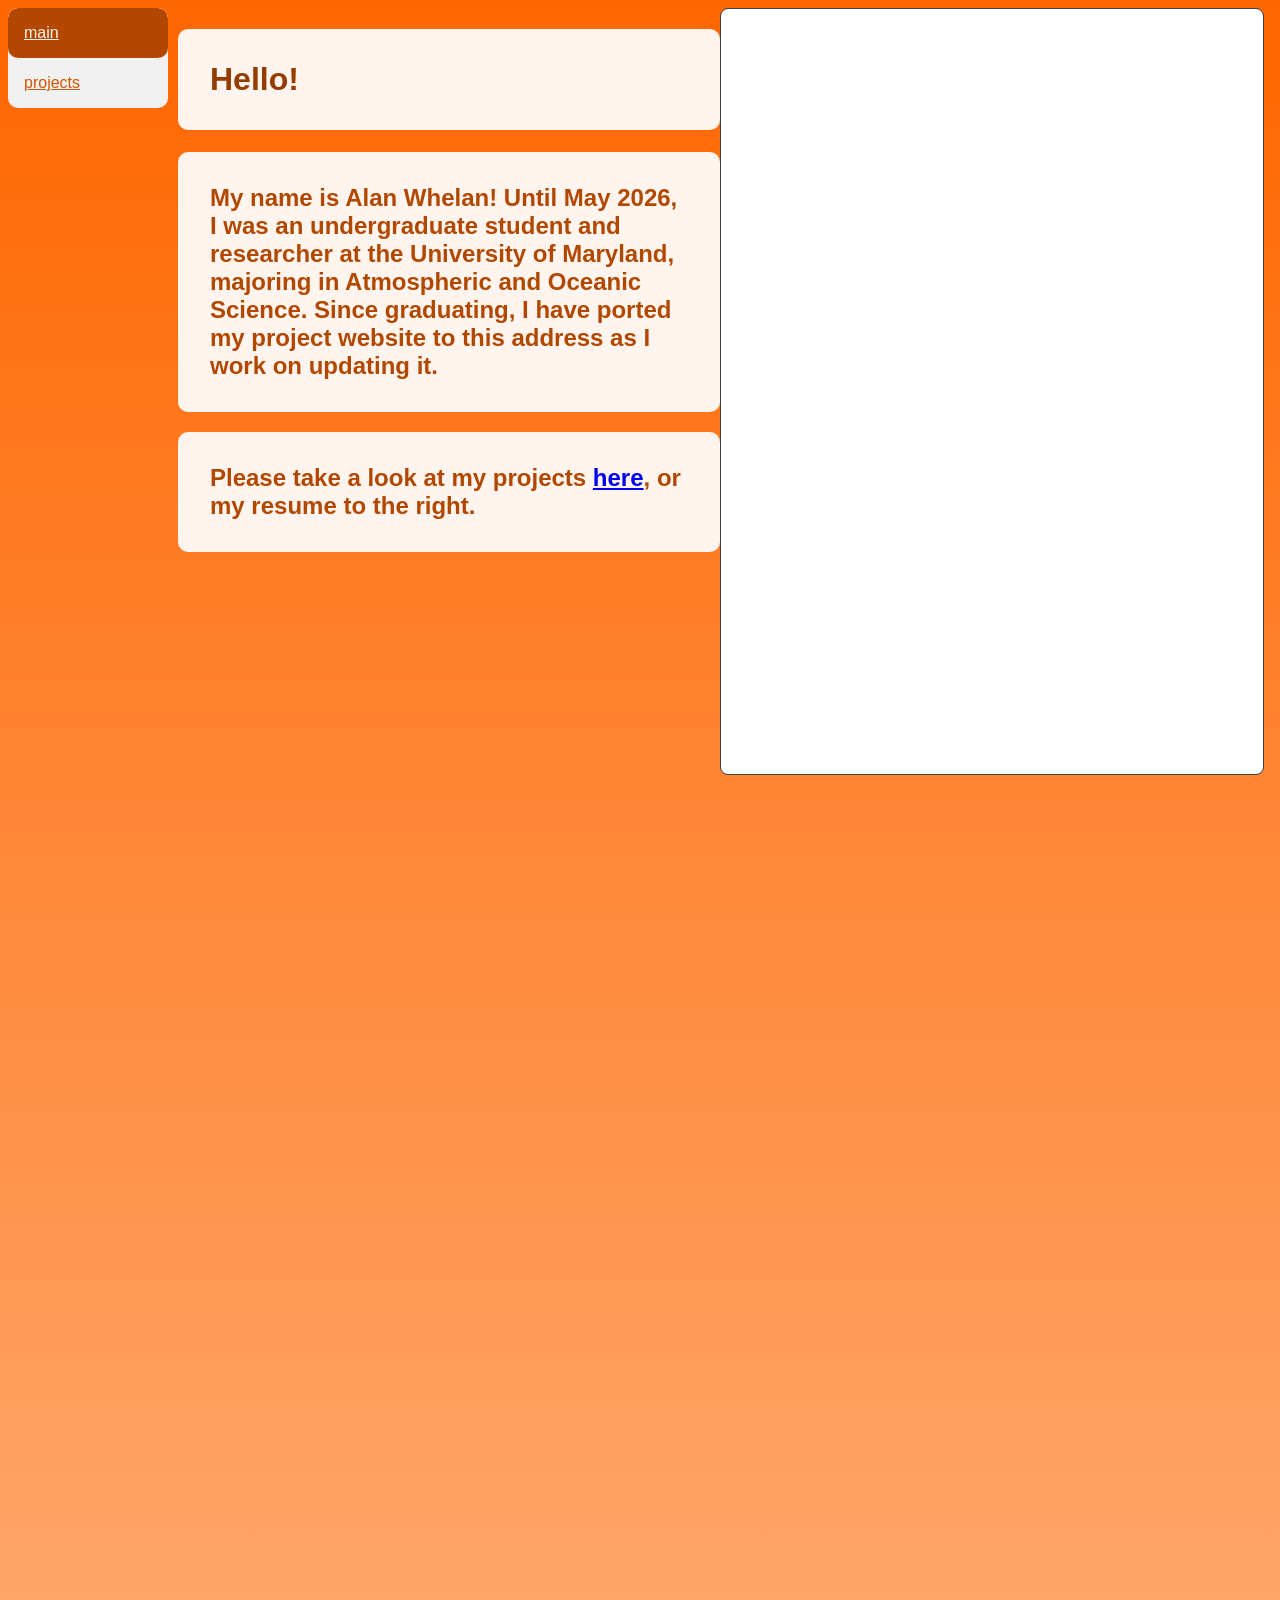
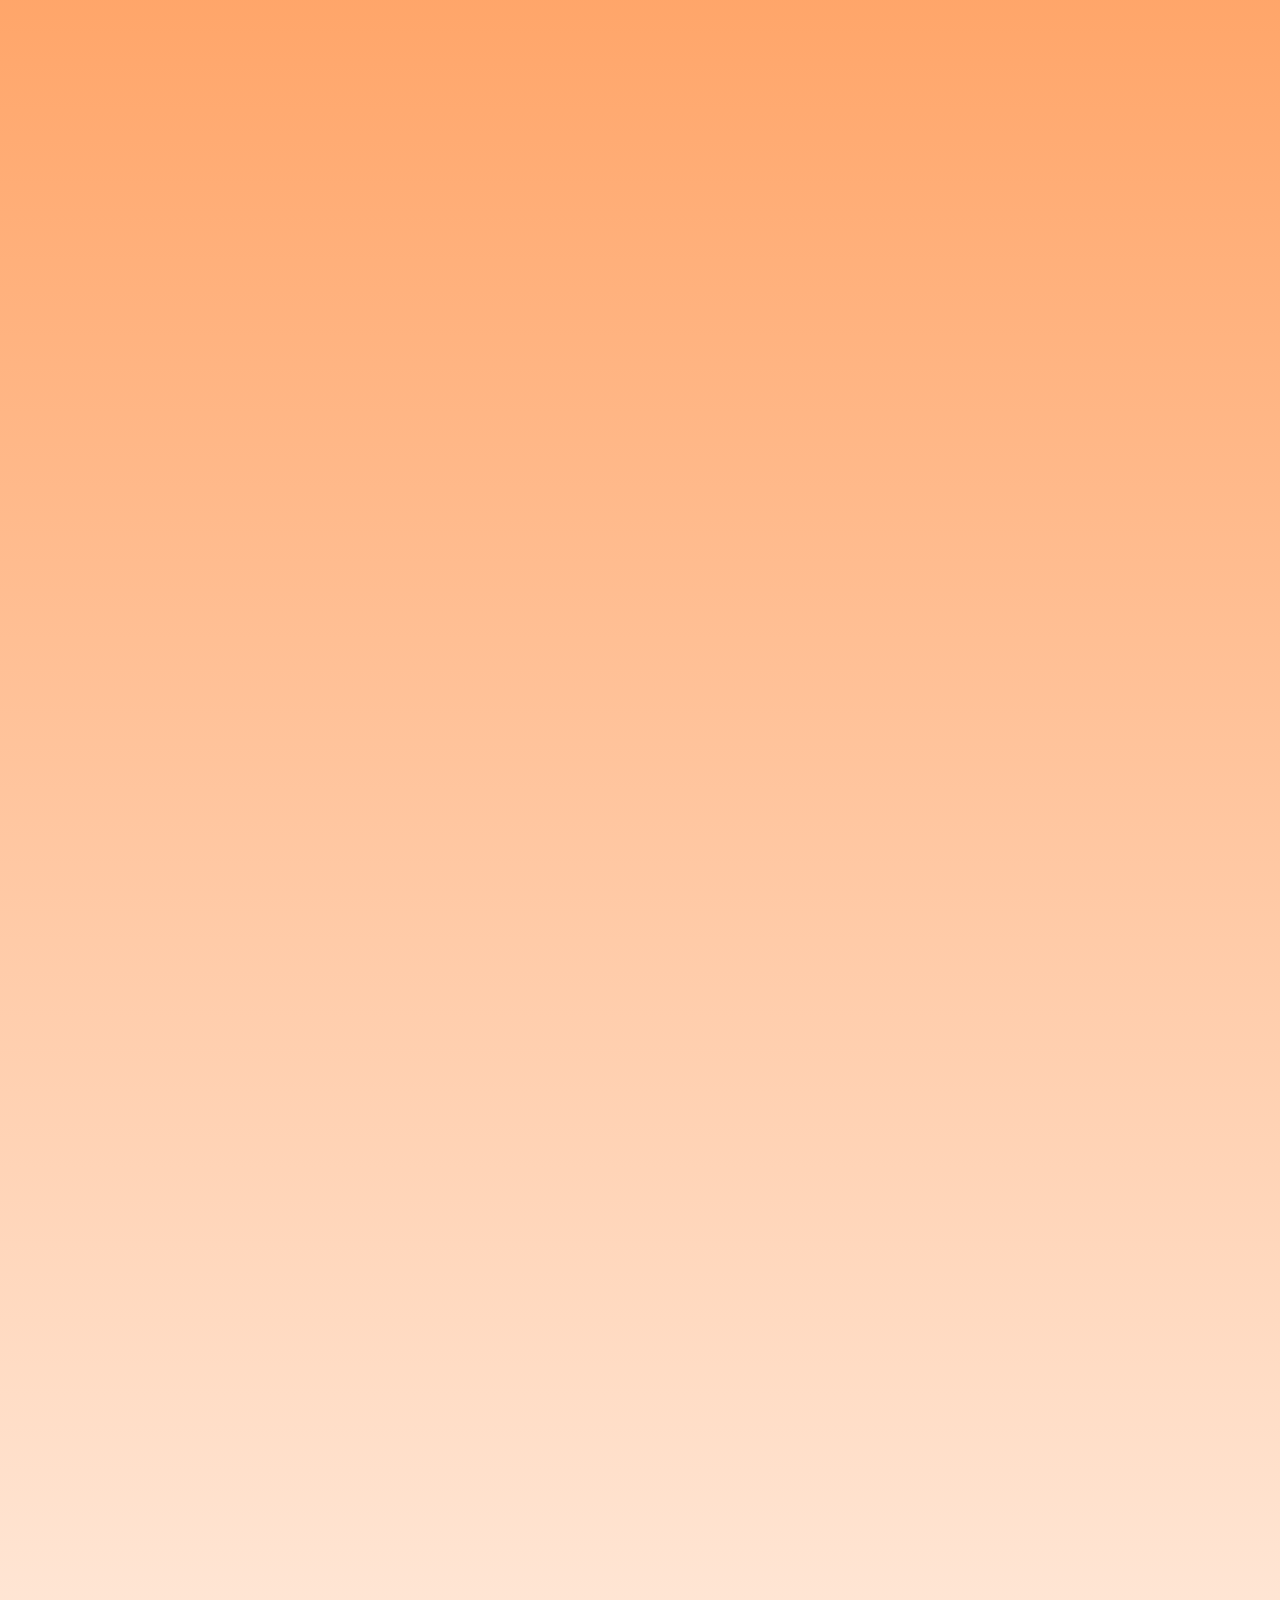
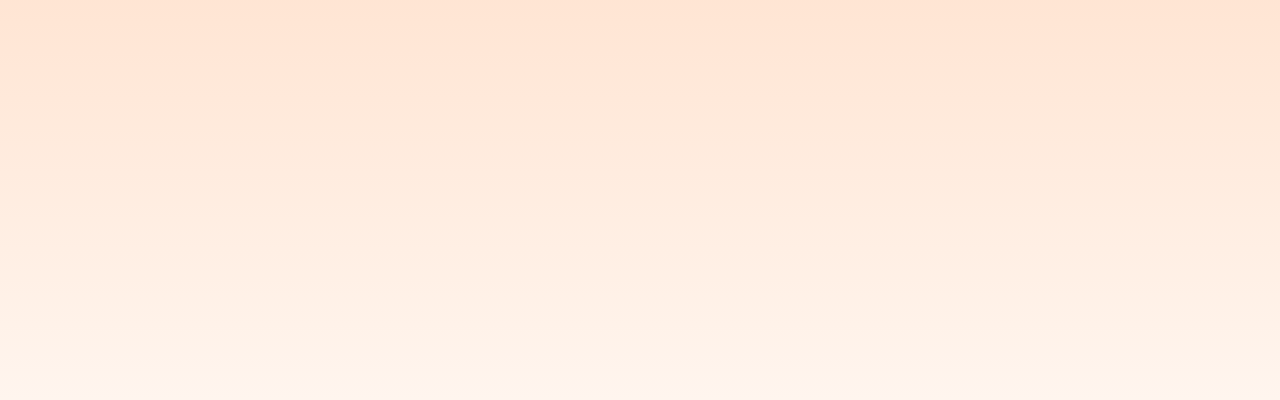
<file: index.html>
<!DOCTYPE html>
<html lang="en-US">
	<body>
		<head>
			<link rel="stylesheet" href="styles.css">
			<title>Alan Whelan</title>
			<link rel="icon" type="image/x-icon" href="assets/icon.png">
		</head>

		<div class="sidebar">
			<a class="active" href="index.html">main</a>
			<!--<a href="about.html">about</a>-->
			<a href="projects.html">projects</a>
		</div>
		
		<div class="main">
			<div class="row">
				<div class="column">
					<h1>Hello!</h1>
					<!-- <h2>I am an undergraduate student and researcher at the University of Maryland, majoring in 
					Atmospheric and Oceanic Science. Check out more about me <a href="about.html">here</a>
					or take a look at my projects <a href="projects.html">here</a>.</h2> -->
					<h2>My name is Alan Whelan! Until May 2026, I was an undergraduate student and researcher at the University of Maryland, 
						majoring in Atmospheric and Oceanic Science. 
						Since graduating, I have ported my project website to this address as I work on updating it.</h2>	
						
					<h2>Please take a look at my projects <a href="projects.html">here</a>, or my resume to the right.</h2>
				
				</div>
				<div class="column">
					<div class="resume-container">
						<iframe
							src="./cv_research.pdf#toolbar=1&navpanes=0"
							title="Resume PDF viewer"
						>
							<p>
								Your browser cannot display PDFs.
								<!--<a href="./cv_research.pdf">Open the resume</a>.-->
							</p>
						</iframe>
					</div>


				<script>
					document.getElementById("year").textContent =
						new Date().getFullYear();
				</script>
				</div>
					<!-- <a href="frame00180.png"> -->
			</div>
		</div>
	</body>
</html>
</file>
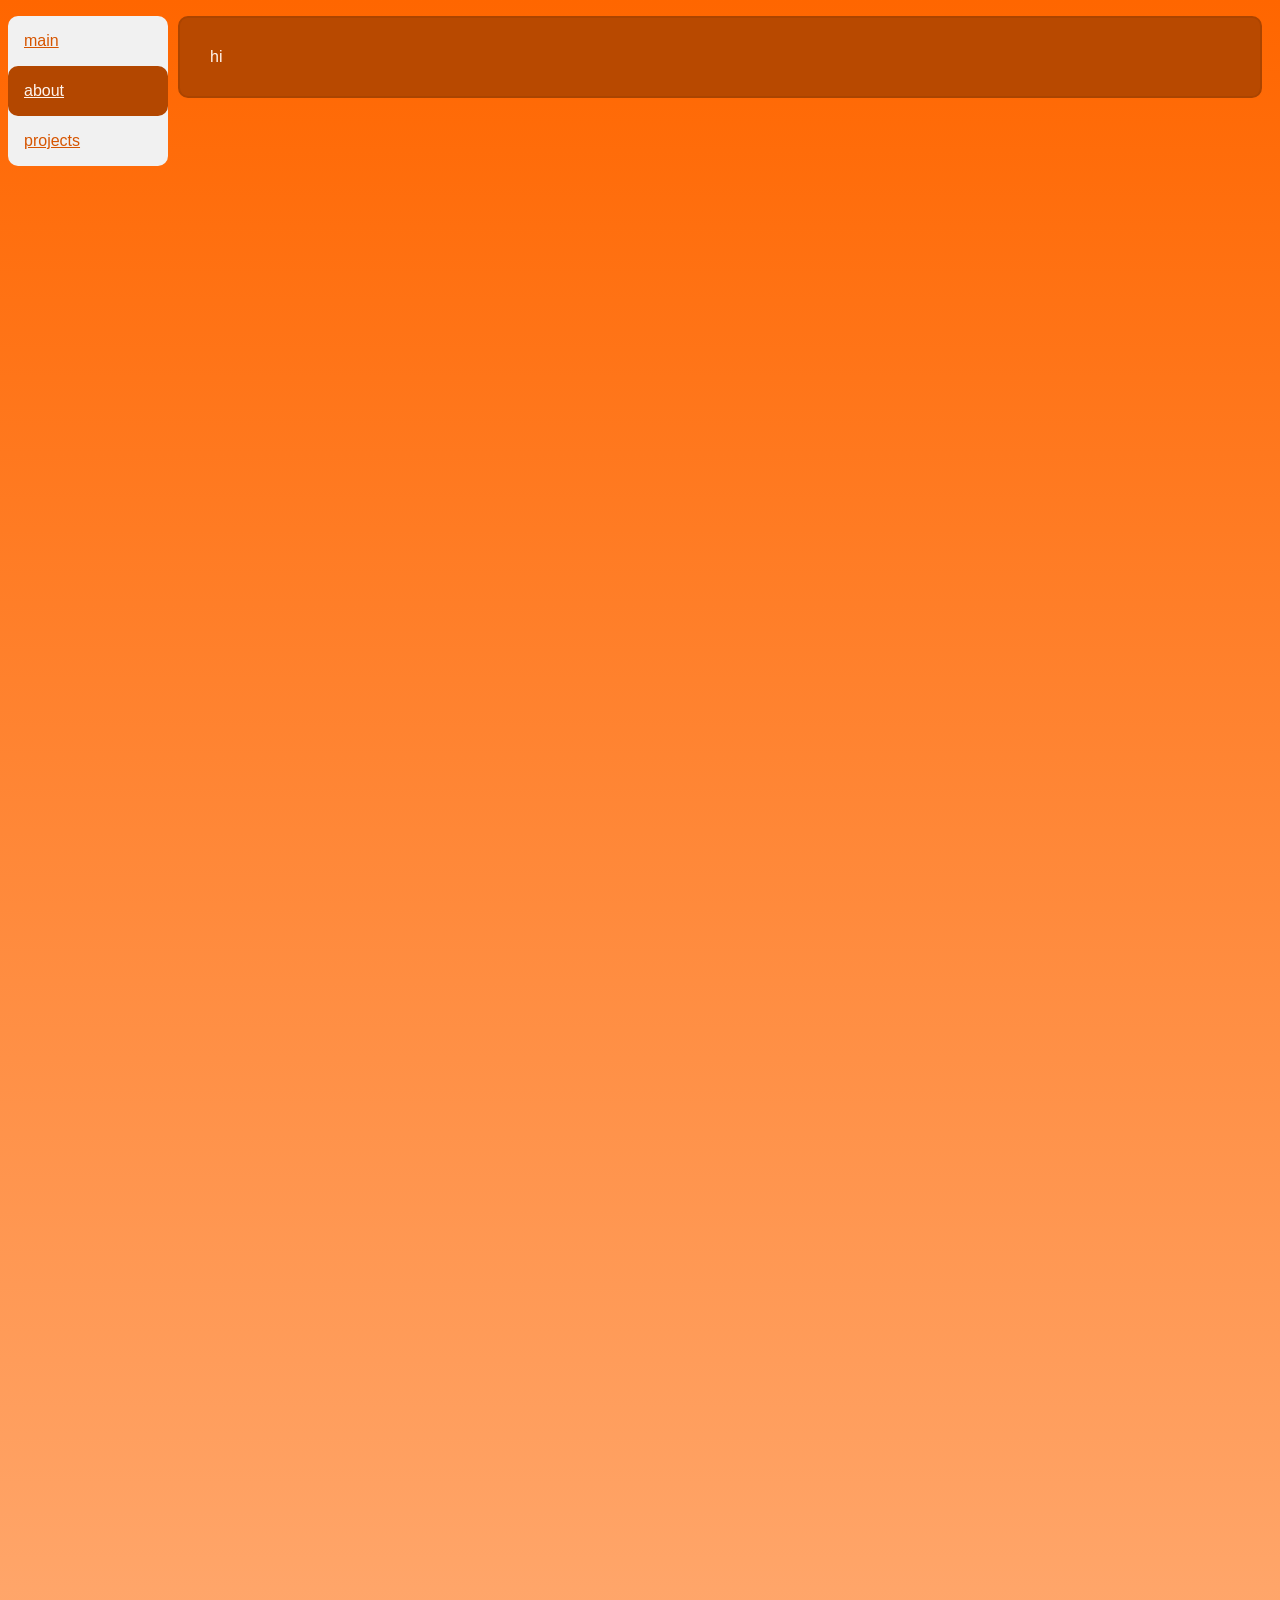
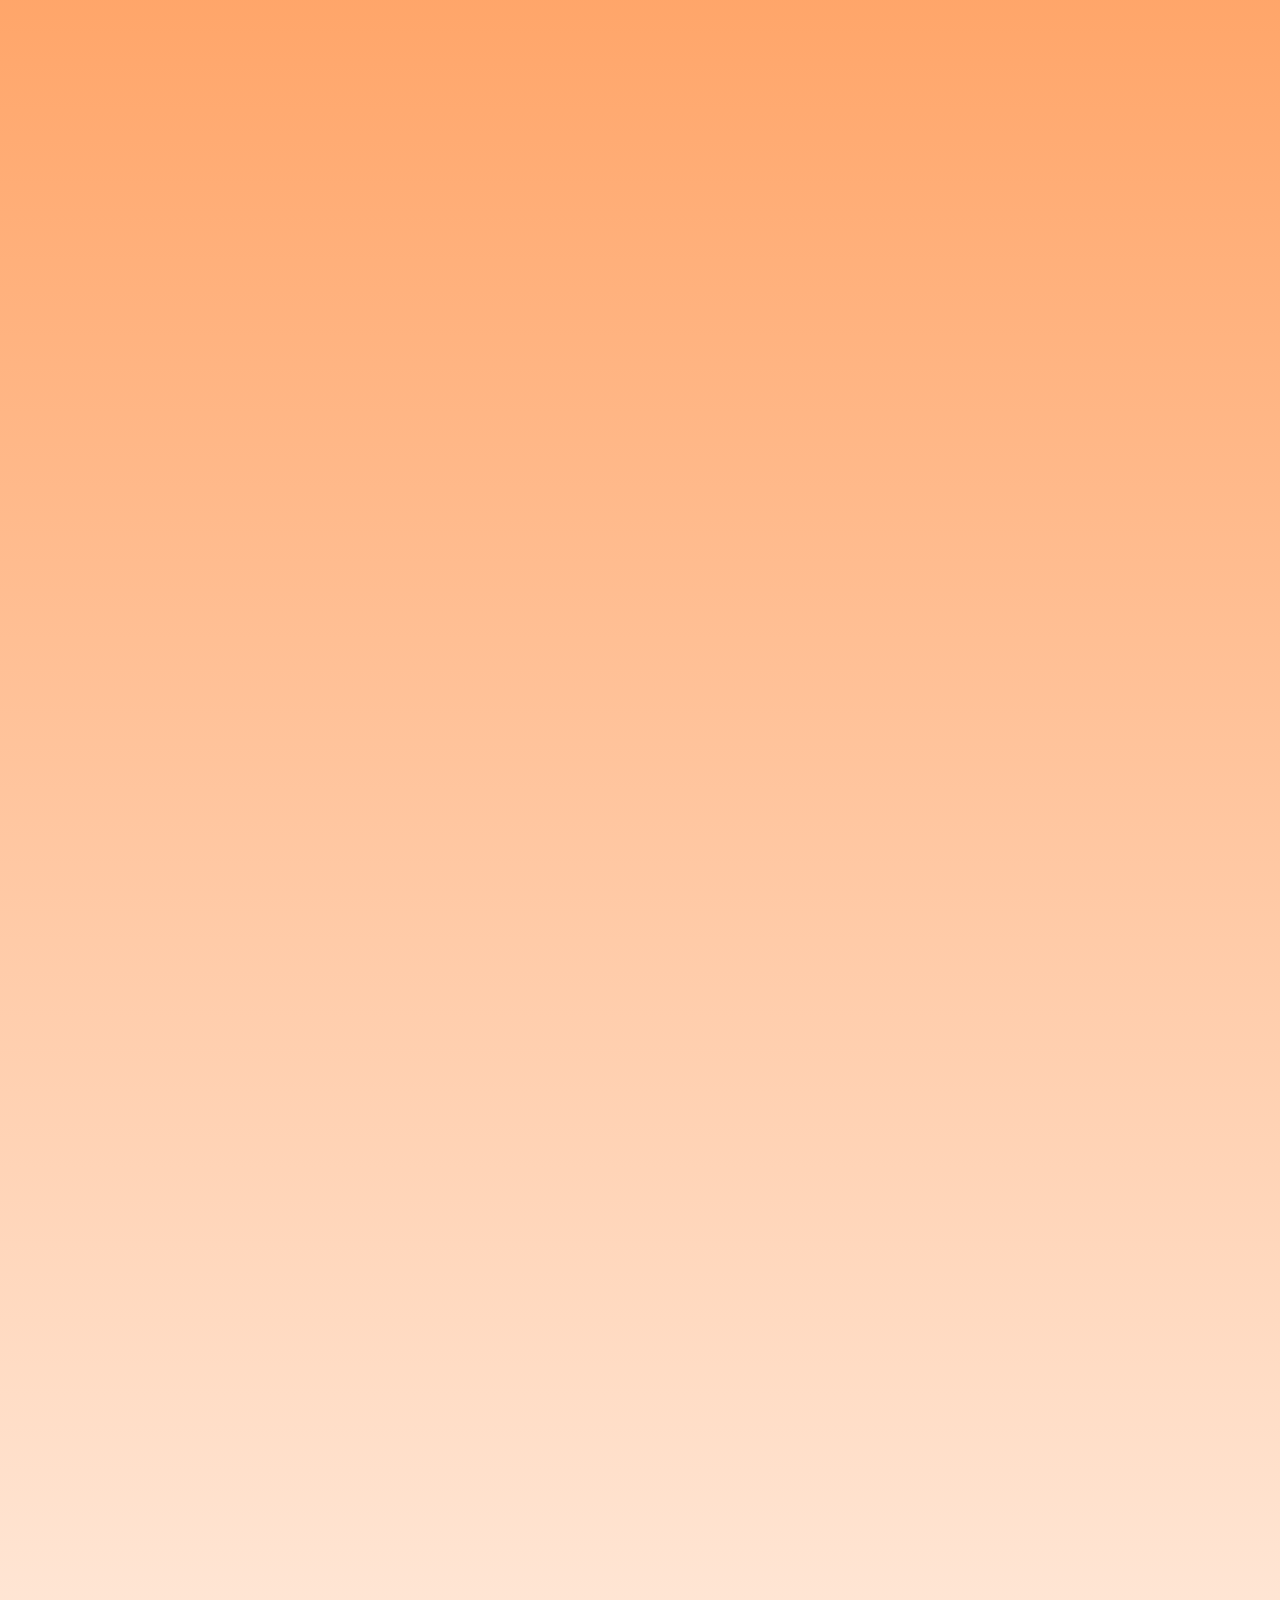
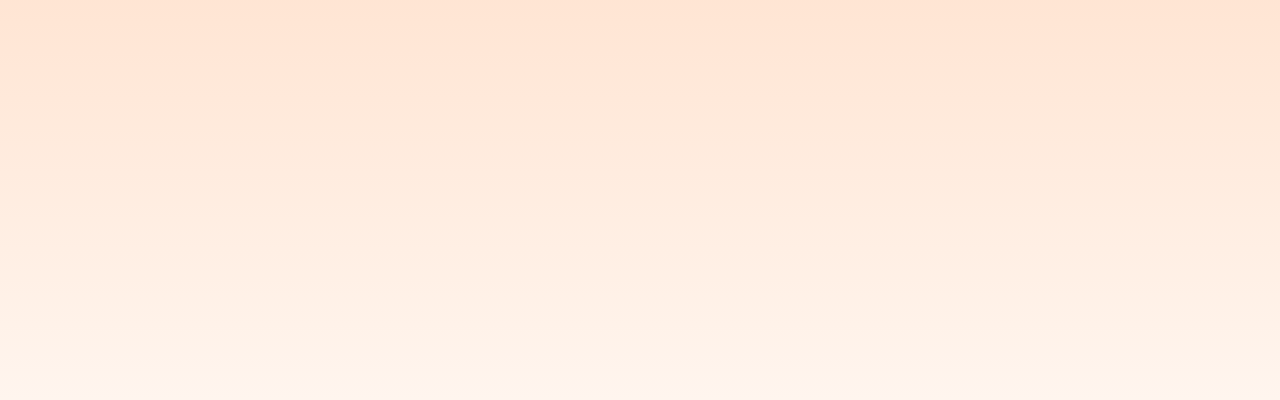
<file: about.html>
<!DOCTYPE html>
<html lang="en-US">
	<body>
		<head>
			<link rel="stylesheet" href="styles.css">
			<title>About Me</title>
			<link rel="icon" type="image/x-icon" href="assets/icon.png">
		</head>

		<div class="sidebar">
			<a href="index.html">main</a>
			<a class='active' href="about.html">about</a>
			<a href="projects.html">projects</a>
		</div>
		
		<div class="main">
			<p>hi</p>
		</div>
	</body>
</html>
</file>
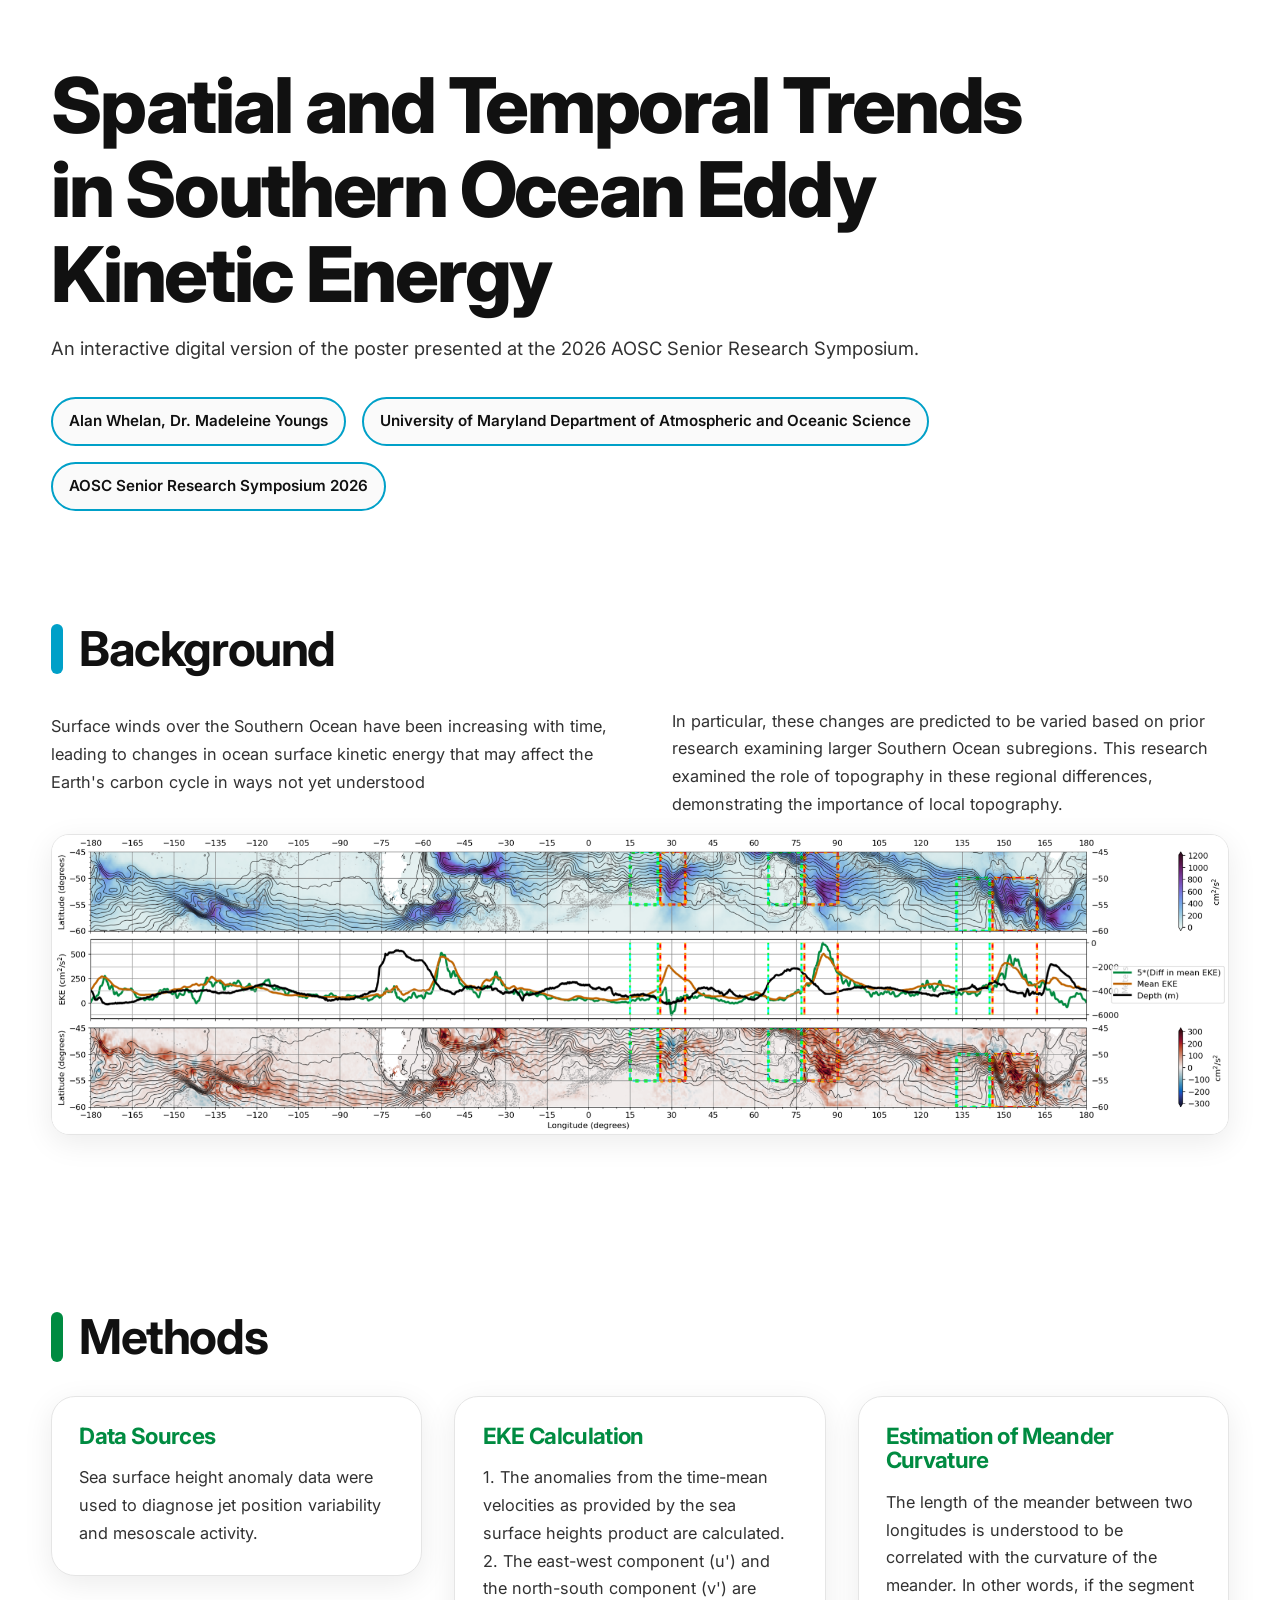
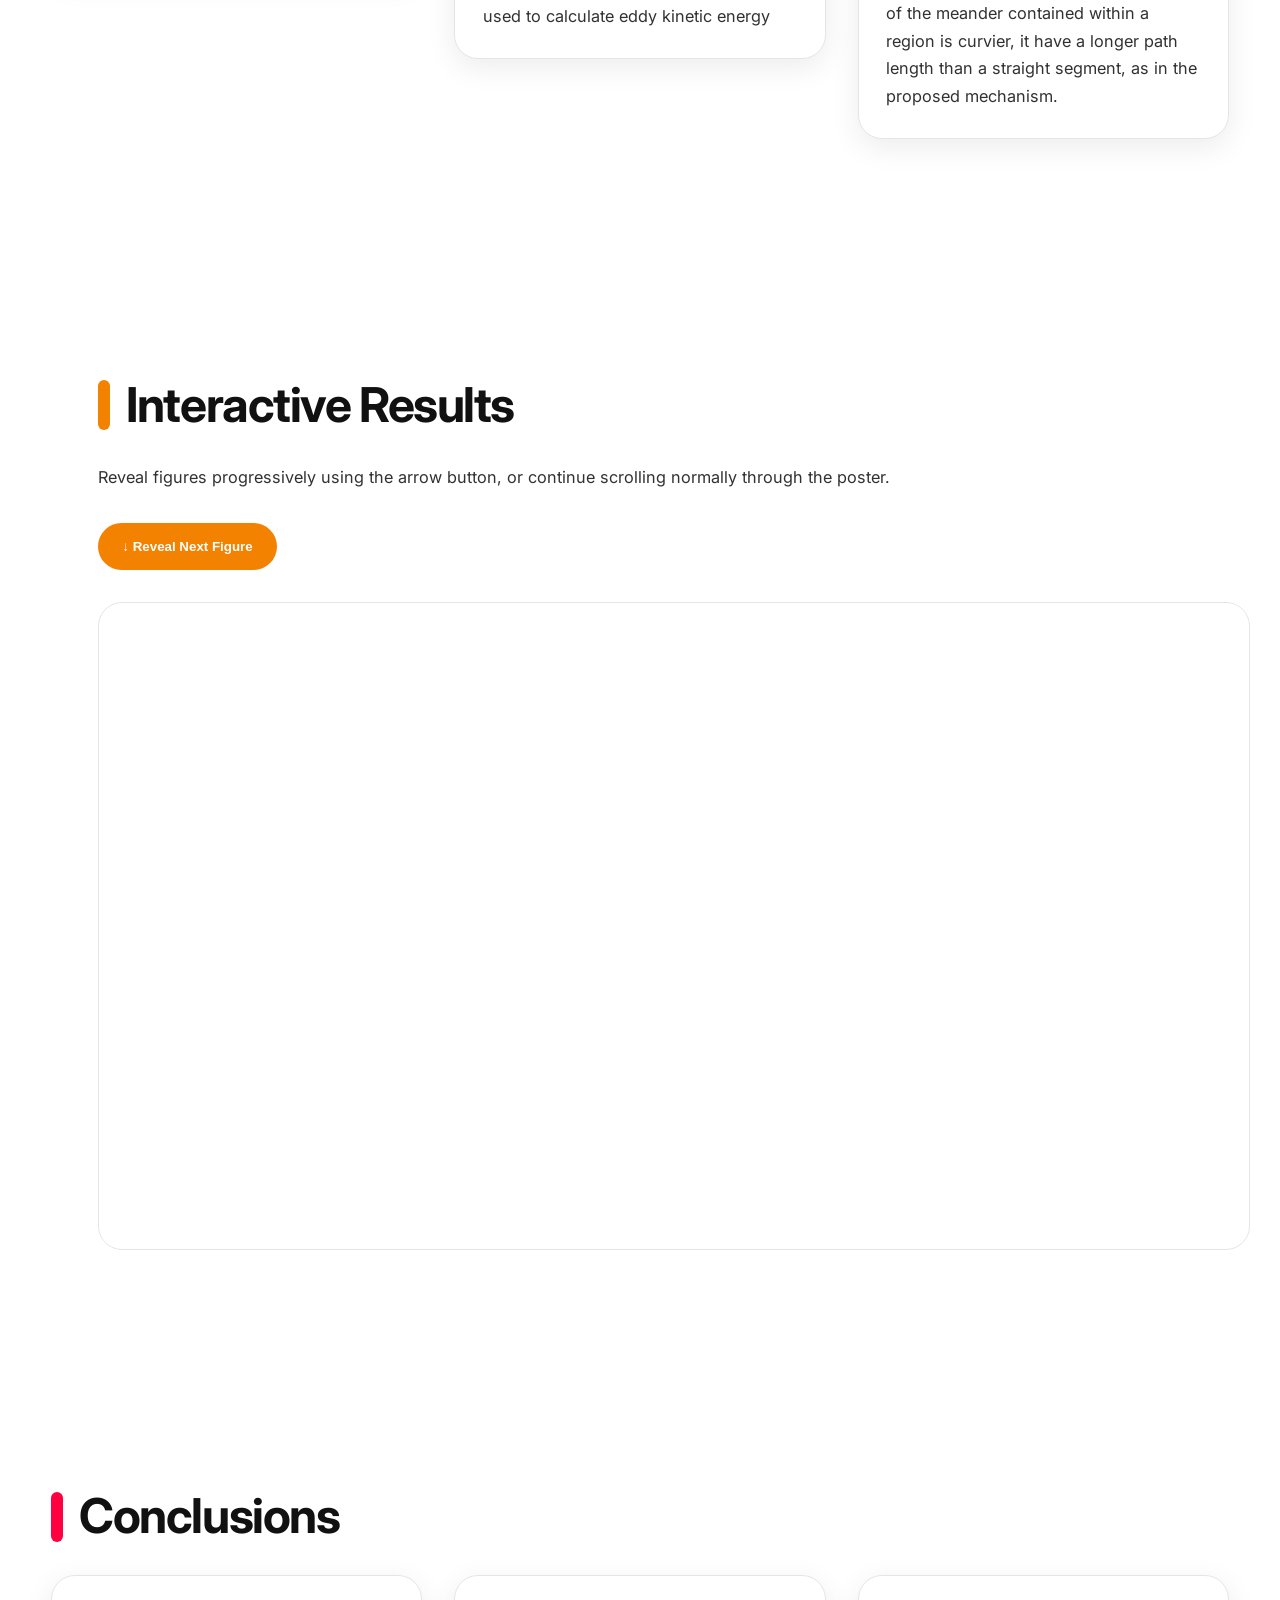
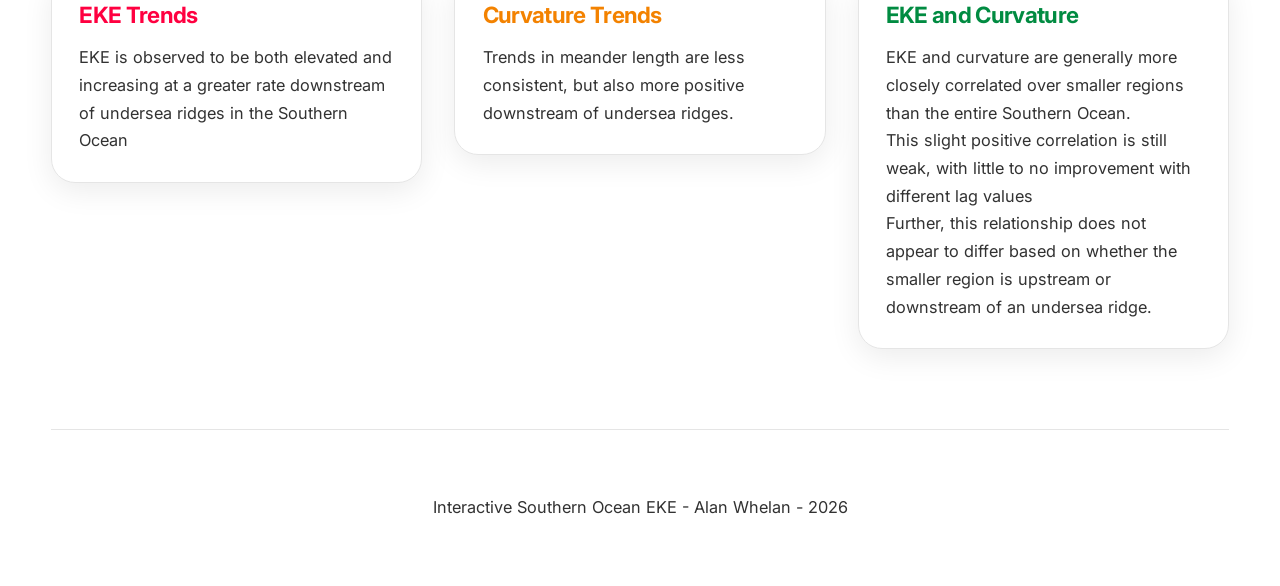
<file: eke.html>
<!DOCTYPE html>
<html lang="en">
<head>
  <meta charset="UTF-8" />
  <meta name="viewport" content="width=device-width, initial-scale=1.0" />

  <title>Interactive Research Poster</title>

  <link rel="preconnect" href="https://fonts.googleapis.com">
  <link rel="preconnect" href="https://fonts.gstatic.com" crossorigin>

  <link
    href="https://fonts.googleapis.com/css2?family=Inter:wght@300;400;500;600;700;800&display=swap"
    rel="stylesheet"
  >

  <style>

    /* ======================================================
       COLOR VARIABLES — EDIT THESE
    ====================================================== */

    :root {
    /*["#00A0C8", "#ff0040", "#008b41", "#f38200"]*/
      --accent-1: #00A0C8;
      --accent-2: #008b41;
      --accent-3: #f38200;
      --accent-4: #ff0040;

      --bg: #ffffff;

      --text: #111111;
      --text-light: #323232;

      --border: #e5e5e5;

      --card-bg: #fafafa;

      --shadow:
        0px 8px 30px rgba(0,0,0,0.08);

      --radius: 24px;

      --transition:
        0.45s cubic-bezier(.2,.8,.2,1);
    }

    /* ======================================================
       GLOBAL
    ====================================================== */

    * {
      margin: 0;
      padding: 0;
      box-sizing: border-box;
    }

    html {
      scroll-behavior: smooth;
    }

    body {
      font-family: "Inter", sans-serif;
      background: var(--bg);
      color: var(--text);
      overflow-x: hidden;
      line-height: 1.7;
    }

    img {
      width: 100%;
      display: block;
      border-radius: 18px;
    }

    section {
      width: min(1300px, 92%);
      margin: auto;
      padding: 5rem 0;
    }

    h1, h2, h3 {
      line-height: 1.1;
      letter-spacing: -0.03em;
    }

    p {
      color: var(--text-light);
      font-size: 1.02rem;
    }

    /* ======================================================
       PAGE HEADER
    ====================================================== */

    .page-header {
      padding-top: 4rem;
      padding-bottom: 2rem;
    }

    .title {
      font-size: clamp(2.8rem, 6vw, 5rem);
      font-weight: 800;
      max-width: 1000px;
      margin-bottom: 1rem;
    }

    .subtitle {
      max-width: 900px;
      font-size: 1.15rem;
    }

    .author-row {
      display: flex;
      gap: 1rem;
      flex-wrap: wrap;
      margin-top: 2rem;
    }

    .tag {
      padding: 0.6rem 1rem;
      border-radius: 999px;
      background: var(--card-bg);
      border: 2px solid var(--accent-1);
      font-size: 0.95rem;
      font-weight: 600;
    }

    /* ======================================================
       SECTION LABELS
    ====================================================== */

    .section-heading {
      display: flex;
      align-items: center;
      gap: 1rem;
      margin-bottom: 2rem;
    }

    .section-bar {
      width: 12px;
      height: 50px;
      border-radius: 999px;
    }

    .section-heading h2 {
      font-size: clamp(2rem, 4vw, 3rem);
      font-weight: 700;
    }

    /* ======================================================
       STAGGERED GRID
    ====================================================== */

    .poster-grid {
      display: grid;
      grid-template-columns: repeat(auto-fit, minmax(320px, 1fr));
      gap: 2rem;
      align-items: start;
    }

    .panel {
      background: white;
      border: 1px solid var(--border);
      border-radius: var(--radius);
      overflow: hidden;
      box-shadow: var(--shadow);

      transition: transform var(--transition);
      position: relative;

      opacity: 0;
      transform: translateY(40px);

      animation: fadeUp 1s forwards;
    }

    .panel:hover {
      transform: translateY(-8px);
    }

    .panel:nth-child(2) {
      margin-top: 0px;
      animation-delay: 0.2s;
    }

    .panel:nth-child(3) {
      margin-top: 0px;
      animation-delay: 0.4s;
    }

    .panel:nth-child(4) {
      margin-top: 0px;
      animation-delay: 0.6s;
    }

    .panel-image {
      aspect-ratio: 4 / 3;
      overflow: visible;
    }

    .panel-image img {
      height: 100%;
      object-fit: cover;

      transition: transform 0.7s ease;
    }

    .panel:hover img {
      transform: scale(1.04);
    }

    .panel-content {
      padding: 1.7rem;
    }

    .panel-content h3 {
      font-size: 1.4rem;
      margin-bottom: 1rem;
    }

    /* ======================================================
       FEATURE BLOCKS
    ====================================================== */

    .feature {
      display: grid;
      grid-template-columns: 1fr 1fr;
      gap: 4rem;
      align-items: center;
    }

    .feature.reverse .feature-image {
      order: -1;
    }

    .feature-text h2 {
      font-size: clamp(2rem, 4vw, 3.5rem);
      margin-bottom: 1rem;
    }

    .feature-text p {
      margin-bottom: 1rem;
    }

    .feature-image img {
      margin-top: 1rem;
      margin-bottom: 1rem;
      border: 1px solid var(--border);
      box-shadow: var(--shadow);
    }

    /* ======================================================
       HIGHLIGHT STAT BOXES
    ====================================================== */

    .stats {
      display: grid;
      grid-template-columns: repeat(auto-fit, minmax(220px, 1fr));
      gap: 1.5rem;
      margin-top: 3rem;
    }

    .stat-card {
      padding: 2rem;
      border-radius: var(--radius);
      background: var(--card-bg);
      border: 1px solid var(--border);
    }

    .stat-card h3 {
      font-size: 2.2rem;
      margin-bottom: 0.5rem;
    }

    .stat-card p {
      font-size: 0.95rem;
    }

    /* ======================================================
       COLOR UTILITIES
    ====================================================== */

    .c1 { background: var(--accent-1); }
    .c2 { background: var(--accent-2); }
    .c3 { background: var(--accent-3); }
    .c4 { background: var(--accent-4); }

    .text-c1 { color: var(--accent-1); }
    .text-c2 { color: var(--accent-2); }
    .text-c3 { color: var(--accent-3); }
    .text-c4 { color: var(--accent-4); }

    /* ======================================================
       FOOTER
    ====================================================== */

    footer {
      width: min(1300px, 92%);
      margin: auto;
      padding: 4rem 0;
      border-top: 1px solid var(--border);
    }

    footer p {
      text-align: center;
    }

    /* ======================================================
       ANIMATIONS
    ====================================================== */

    @keyframes fadeUp {

      from {
        opacity: 0;
        transform: translateY(40px);
      }

      to {
        opacity: 1;
        transform: translateY(0);
      }
    }

    /* ======================================================
       RESPONSIVE
    ====================================================== */

    @media (max-width: 900px) {

      .feature,
      .feature.reverse {
        grid-template-columns: 1fr;
      }

      .feature.reverse .feature-image {
        order: 0;
      }

      .panel:nth-child(n) {
        margin-top: 0;
      }
    }

  </style>
</head>

<body>

  <!-- ====================================================
       TITLE / INTRO
  ===================================================== -->

  <section class="page-header">

    <h1 class="title">
      Spatial and Temporal Trends in Southern Ocean Eddy Kinetic Energy
    </h1>

    <p class="subtitle">
      An interactive digital version of the poster presented at the 2026 AOSC Senior Research Symposium.
    </p>

    <div class="author-row">

      <div class="tag">
        Alan Whelan, Dr. Madeleine Youngs
      </div>

      <div class="tag">
        University of Maryland Department of Atmospheric and Oceanic Science
      </div>

      <div class="tag">
        AOSC Senior Research Symposium 2026
      </div>

    </div>

  </section>

  <!-- ====================================================
       BACKGROUND
  ===================================================== -->

  <section>

    <div class="section-heading">
      <div class="section-bar c1"></div>
      <h2>Background</h2>
    </div>

    <div class="feature">

      <div class="feature-text">

        <p>
          Surface winds over the Southern
Ocean have been increasing with
time, leading to changes in ocean
surface kinetic energy that may
affect the Earth's carbon cycle in
ways not yet understood</p>


      </div>
      <p>
          In particular, these changes are
predicted to be varied based on
prior research examining larger
Southern Ocean subregions. This
research examined the role of
topography in these regional
differences, demonstrating the
importance of local topography.
        </p>
      

    </div>
    <div class="feature-image">
        <img
          src="assets/neweke/Picture2.png"
          alt="Background figure"
        >
      </div>

  </section>

  <!-- ====================================================
       METHODS
  ===================================================== -->

  <section>

    <div class="section-heading">
      <div class="section-bar c2"></div>
      <h2>Methods</h2>
    </div>

    <div class="poster-grid">

      <div class="panel">

        <!--<div class="panel-image">
          <img
            src="https://picsum.photos/800/600?random=1"
            alt="Methods figure"
          >
        </div>-->

        <div class="panel-content">

          <h3 class="text-c2">
            Data Sources
          </h3>

          <p>
            Sea surface height anomaly data were used to diagnose
            jet position variability and mesoscale activity.
          </p>

        </div>

      </div>

      <div class="panel">
<!--
        <div class="panel-image">
          <img
            src="https://picsum.photos/800/600?random=2"
            alt="Methods figure"
          >
        </div>-->

        <div class="panel-content">

          <h3 class="text-c2">
            EKE Calculation
          </h3>

          <p>
            1. The anomalies from the time-mean
velocities as provided by the sea surface
heights product are calculated.
</p><p>2. The east-west component (u') and the
north-south component (v') are used to
calculate eddy kinetic energy</p>

        </div>

      </div>

      <div class="panel">
<!--
        <div class="panel-image">
          <img
            src="https://picsum.photos/800/600?random=3"
            alt="Methods figure"
          >
        </div>
      -->
        <div class="panel-content">

          <h3 class="text-c2">
            Estimation of Meander Curvature
          </h3>

          <p>
            The length of the meander between two
longitudes is understood to be correlated
with the curvature of the meander. In other
words, if the segment of the meander
contained within a region is curvier, it have
a longer path length than a straight
segment, as in the proposed mechanism.</p>

        </div>

      </div>

    </div>

  </section>

  <!-- ====================================================
       RESULTS
  ===================================================== -->

  <section>
<!-- ====================================================
     INTERACTIVE RESULTS SUBSECTION
     FREE-FLOATING POSTER FIGURES
===================================================== -->

<section class="interactive-results">

  <!-- Section Heading -->
  <div class="section-heading">
    <div class="section-bar c3"></div>
    <h2>Interactive Results</h2>
  </div>

  <p class="interactive-description">
    Reveal figures progressively using the arrow button,
    or continue scrolling normally through the poster.
  </p>

  <!-- Reveal Button -->
  <div class="plot-controls">

    <button id="nextPlotButton" class="plot-button">
      ↓ Reveal Next Figure
    </button>

  </div>

  <!-- =========================================
       WIDESCREEN POSTER CANVAS
  ========================================== -->

  <div class="plot-stage">

    <!-- FIGURE 1 -->
    <img
      src="assets/neweke/Picture1.png"
      class="floating-plot"
      id="plot1"
      alt="Figure 1"
    >

    <!-- FIGURE 2 -->
    <img
      src="assets/neweke/Picture3.png"
      class="floating-plot"
      id="plot2"
      alt="Figure 2"
    >

    <!-- FIGURE 3 -->
    <img
      src="assets/neweke/Picture4.png"
      class="floating-plot"
      id="plot3"
      alt="Figure 3"
    >

    <!-- FIGURE 4 -->
    <img
      src="assets/neweke/Picture5.png"
      class="floating-plot"
      id="plot4"
      alt="Figure 4"
    >

    <img
      src="assets/neweke/Picture1.png"
      class="floating-plot"
      id="plot5"
      alt="Figure 5"
    >
    <!-- OPTIONAL TEXT BLOCK 
    <div class="floating-text hidden-plot" id="text1">

      <h3>Enhanced Eddy Variability</h3>

      <p>
        Regions of strong curvature corresponded with elevated
        mesoscale variability and altered downstream transport.
      </p>

    </div>
  -->
  </div>

</section>

<!-- ====================================================
     CSS
===================================================== -->

<style>

  .interactive-results {
    padding-top: 5rem;
    padding-bottom: 5rem;
  }

  .interactive-description {
    margin-bottom: 2rem;
    max-width: 850px;
  }

  /* =========================================
     BUTTON
  ========================================== */

  .plot-controls {
    margin-bottom: 2rem;
  }

  .plot-button {

    border: none;

    background: var(--accent-3);

    color: white;

    padding:
      1rem
      1.5rem;

    border-radius: 999px;

    font-weight: 600;

    cursor: pointer;

    transition:
      transform 0.3s ease,
      opacity 0.3s ease;
  }

  .plot-button:hover {
    transform: translateY(-2px);
  }

  /* =========================================
     POSTER CANVAS
  ========================================== */

  .plot-stage {

    position: relative;

    width: min(1200px, 90vw);

    aspect-ratio: 16 / 9;

    margin: auto;

    overflow: hidden;

    border-radius: 24px;

    background:
      linear-gradient(
        180deg,
        rgb(255, 255, 255),
        rgb(255, 255, 255)
      );

    border: 1px solid var(--border);
  }

  /* =========================================
     FREE FLOATING FIGURES
  ========================================== */

  .floating-plot,
  .floating-text {

    position: absolute;

    opacity: 0;

    transform:
      /* translateY(30px) */
      scale(0.96);

    transition:
      opacity 0.8s ease,
      transform 0.8s ease;
  }

  .floating-plot.visible,
  .floating-text.visible {

    opacity: 1;

    transform:
      /* translateY(0) */
      scale(1);
  }

  /* =========================================
     IMAGE STYLING
  ========================================== */

  .floating-plot {

    object-fit: cover;

    /*box-shadow:
      0 10px 30px rgba(0,0,0,0.12);*/
  }

  /* =========================================
     OPTIONAL TEXT BLOCK
  ========================================== */

  .floating-text {

    width: 320px;

    background: rgba(255,255,255,0.9);

    padding: 1.5rem;

    border-radius: 18px;

    backdrop-filter: blur(10px);

    border: 1px solid var(--border);
  }

  .floating-text h3 {
    margin-bottom: 0.75rem;
    color: var(--accent-3);
  }

  /* =========================================
     MANUAL FIGURE POSITIONS
     TREAT THIS LIKE A POWERPOINT SLIDE
  ========================================== */

  #plot1 {

    width: 40%;

    top: 40%;
    left: 30%;

    
  }

  #plot2 {

    width: 30%;

    top: 95%;
    right: 95%;

    
  }

  #plot3 {

    width: 34%;

    top: 5%;
    left: 5%;

    
  }

  #plot4 {

    width: 22%;

    bottom: 10%;
    right: 10%;

    
  }

    #plot5 {

    width: 44%;

    top: 95%;
    right: 10%;
    transform: rotate(-30deg)
    
  }

  #text1 {

    top: 42%;
    right: 34%;
  }

  /* =========================================
     MOBILE
  ========================================== */

  @media (max-width: 900px) {

    .plot-stage {

      aspect-ratio: auto;

      display: flex;

      flex-direction: column;

      gap: 2rem;

      padding: 2rem;
    }

    .floating-plot,
    .floating-text {

      position: relative !important;

      width: 100% !important;

      top: auto !important;
      left: auto !important;
      right: auto !important;
      bottom: auto !important;

      transform: none !important;

      opacity: 1 !important;
    }
  }


</style>

<!-- ====================================================
     JAVASCRIPT
===================================================== -->

<script>

  const revealItems = [

    document.getElementById("plot1"),
    document.getElementById("plot3")
    //document.getElementById("plot5"),
    //document.getElementById("plot2"),
    //document.getElementById("plot2"),
    //document.getElementById("text1")

  ];

  let currentItem = 0;

  const revealButton =
    document.getElementById("nextPlotButton");

  revealButton.addEventListener("click", () => {

    if (currentItem < revealItems.length) {

      revealItems[currentItem]
        .classList
        .add("visible");

      currentItem++;
    }

    if (currentItem >= revealItems.length) {

      revealButton.disabled = true;

      revealButton.innerText =
        "All Figures Revealed";
    }

  });

</script>


  </section>

  <!-- ====================================================
       CONCLUSIONS
  ===================================================== -->

  <section>

    <div class="section-heading">
      <div class="section-bar c4"></div>
      <h2>Conclusions</h2>
    </div>

    <div class="poster-grid">

      <div class="panel">

        <div class="panel-content">

          <h3 class="text-c4">
            EKE Trends
          </h3>

          <p>EKE is observed to be both elevated and
increasing at a greater rate downstream of
undersea ridges in the Southern Ocean</p>
          

        </div>

      </div>

      <div class="panel">

        <div class="panel-content">

          <h3 class="text-c3">
            Curvature Trends
          </h3>

          <p>Trends in meander length are less consistent, but
also more positive downstream of undersea ridges.</p>

        </div>

      </div>

      <div class="panel">

        <div class="panel-content">

          <h3 class="text-c2">
            EKE and Curvature
          </h3>

          <p>
            EKE and curvature are generally more closely
correlated over smaller regions than the entire
Southern Ocean.
          </p>
          <p>This slight positive correlation is still weak, with
little to no improvement with different lag values</p>
          <p>Further, this relationship does not appear to differ
based on whether the smaller region is upstream or
downstream of an undersea ridge.</p>

        </div>

      </div>

    </div>

  </section>

  <!-- ====================================================
       FOOTER
  ===================================================== -->

  <footer>

    <p>
      Interactive Southern Ocean EKE - Alan Whelan - 2026
    </p>

  </footer>

</body>
</html>
</file>
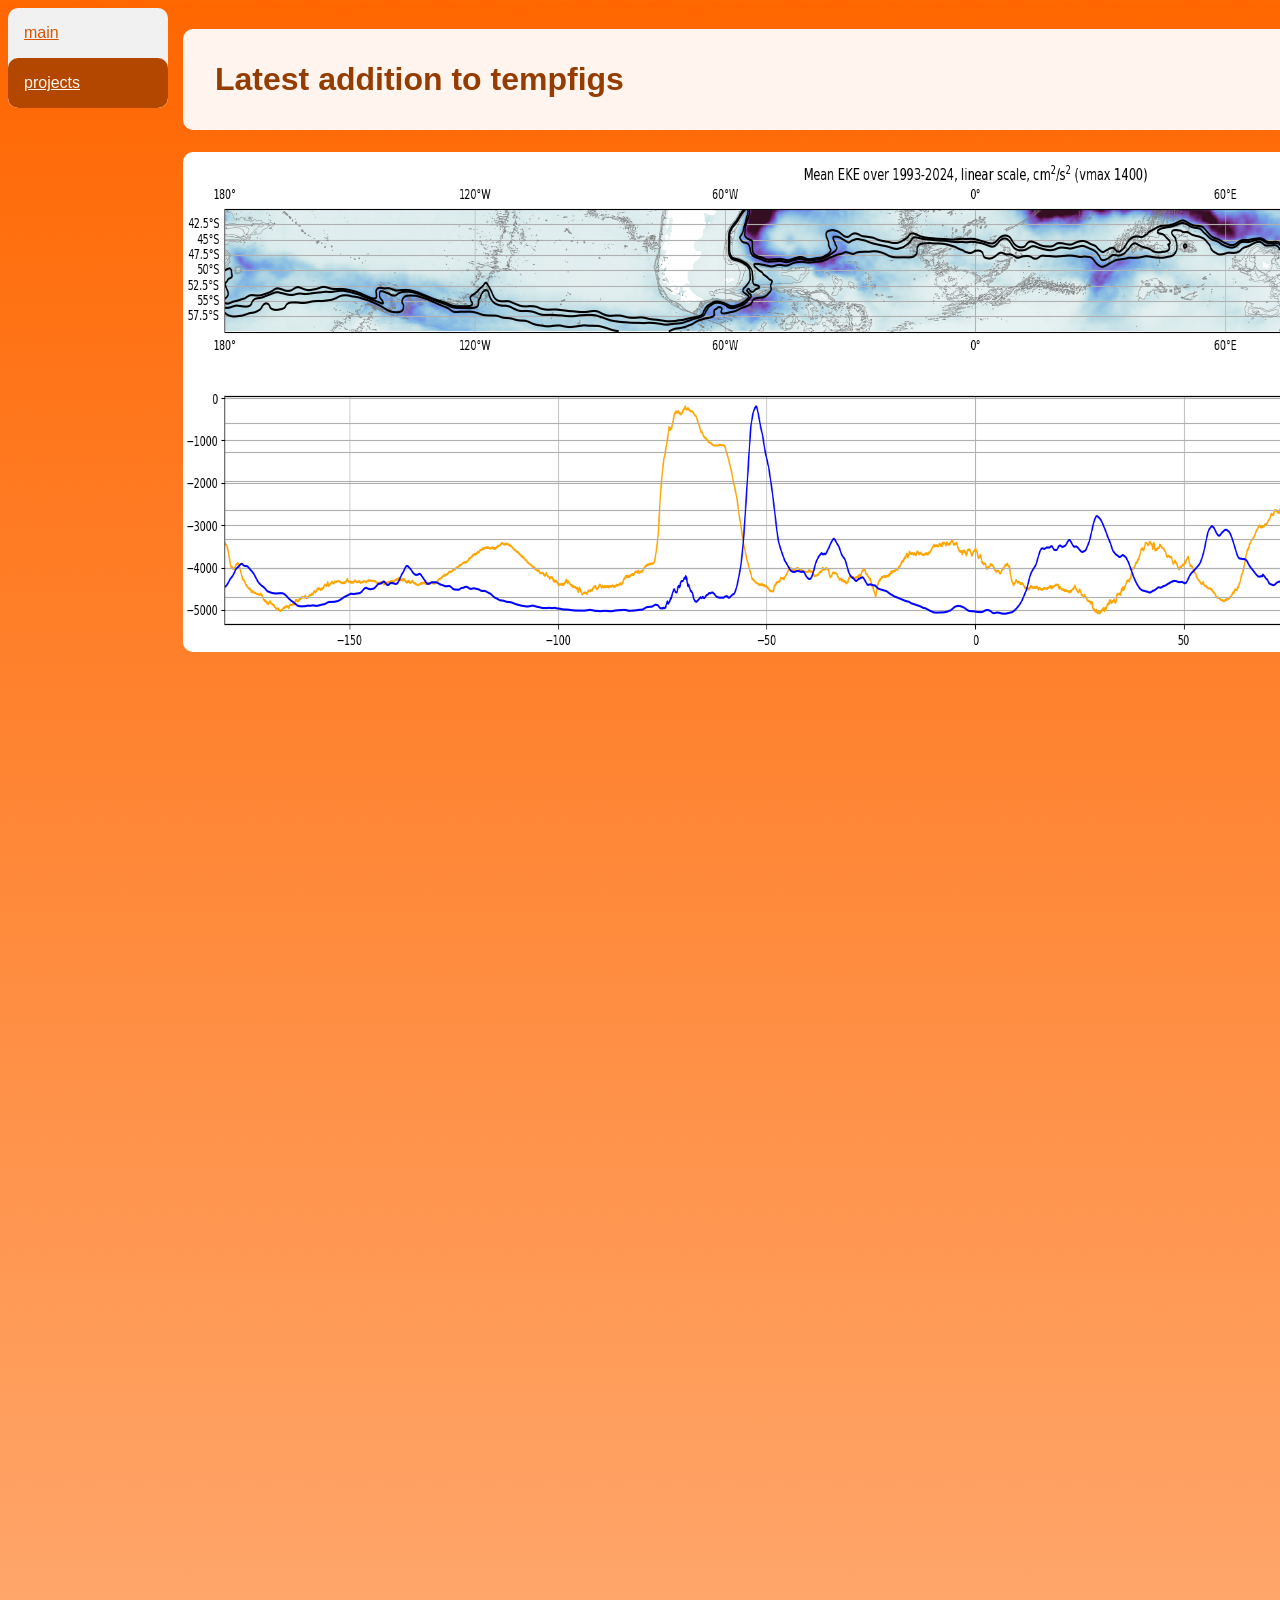
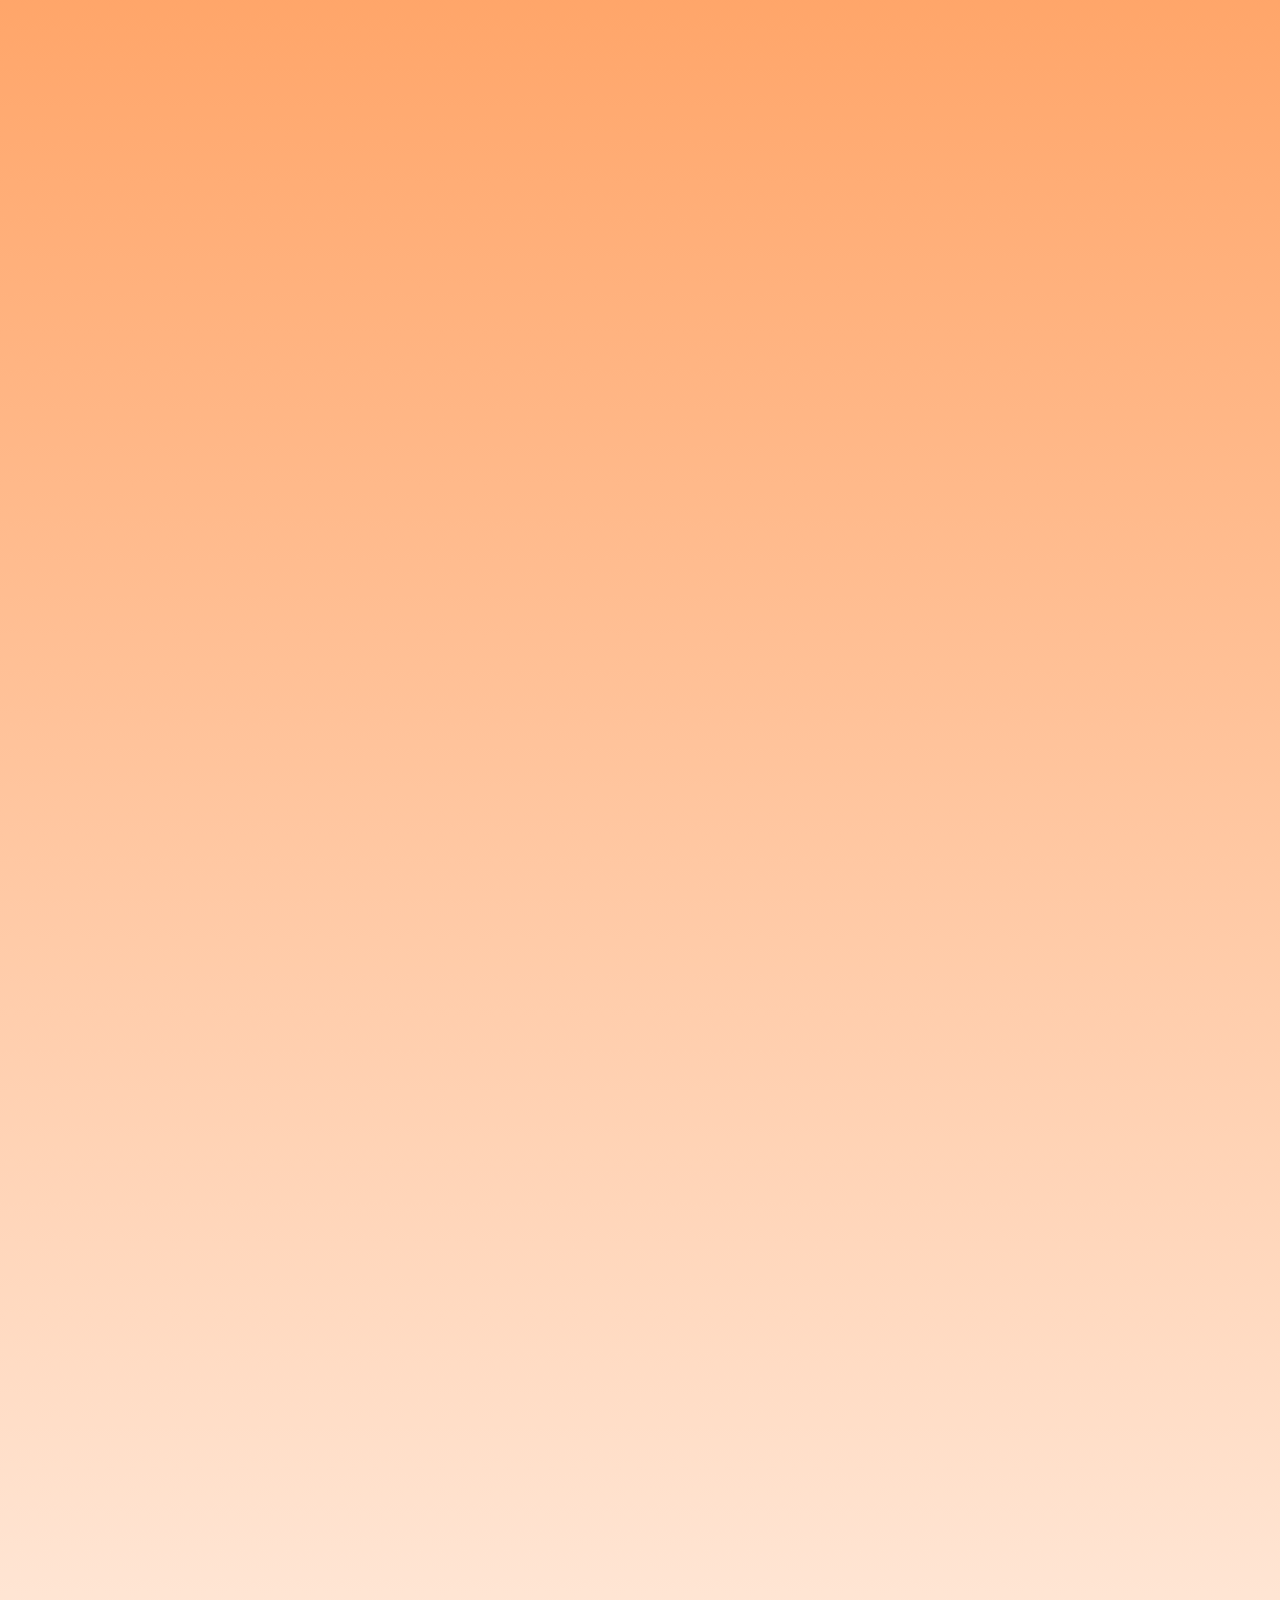
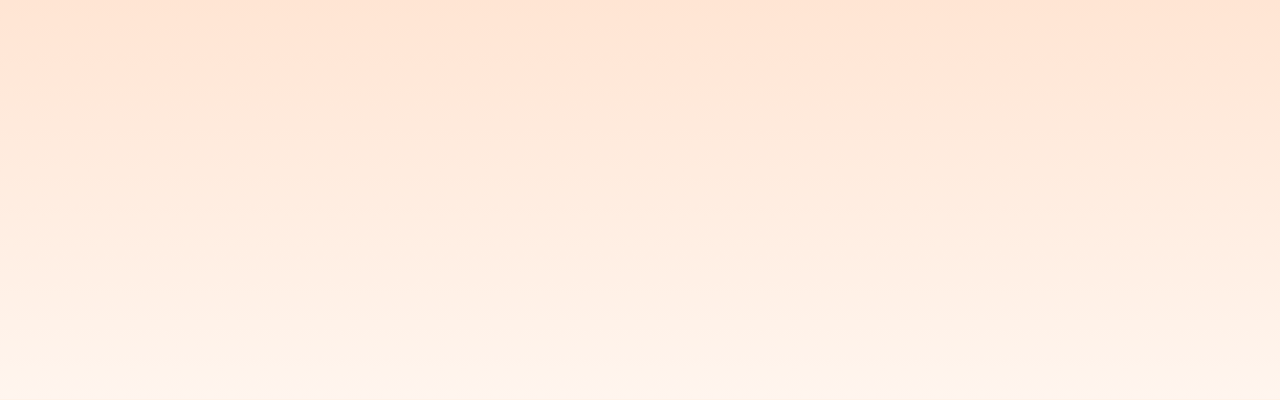
<file: gallery.html>
<!DOCTYPE html>
<html lang="en-US">
	<body>
		<head>
			<link rel="stylesheet" href="styles.css">
			<title>My Projects</title>
			<link rel="icon" type="image/x-icon" href="assets/icon.png">
		</head>

		<div class="sidebar">
			<a href="index.html">main</a>
			<!--<a href="about.html">about</a>-->
			<a class='active' href="projects.html">projects</a>
		</div>
		
		<div class="main">
			<div class="flex-container">
				<div class="latest">
					<h1>Latest addition to tempfigs</h1>
					<img src="projs/tempfigs/latest-showcase.png" height=500 width=1700 alt="latest">
				</div>
			</div>
		</div>
		
	</body>
</html>
</file>
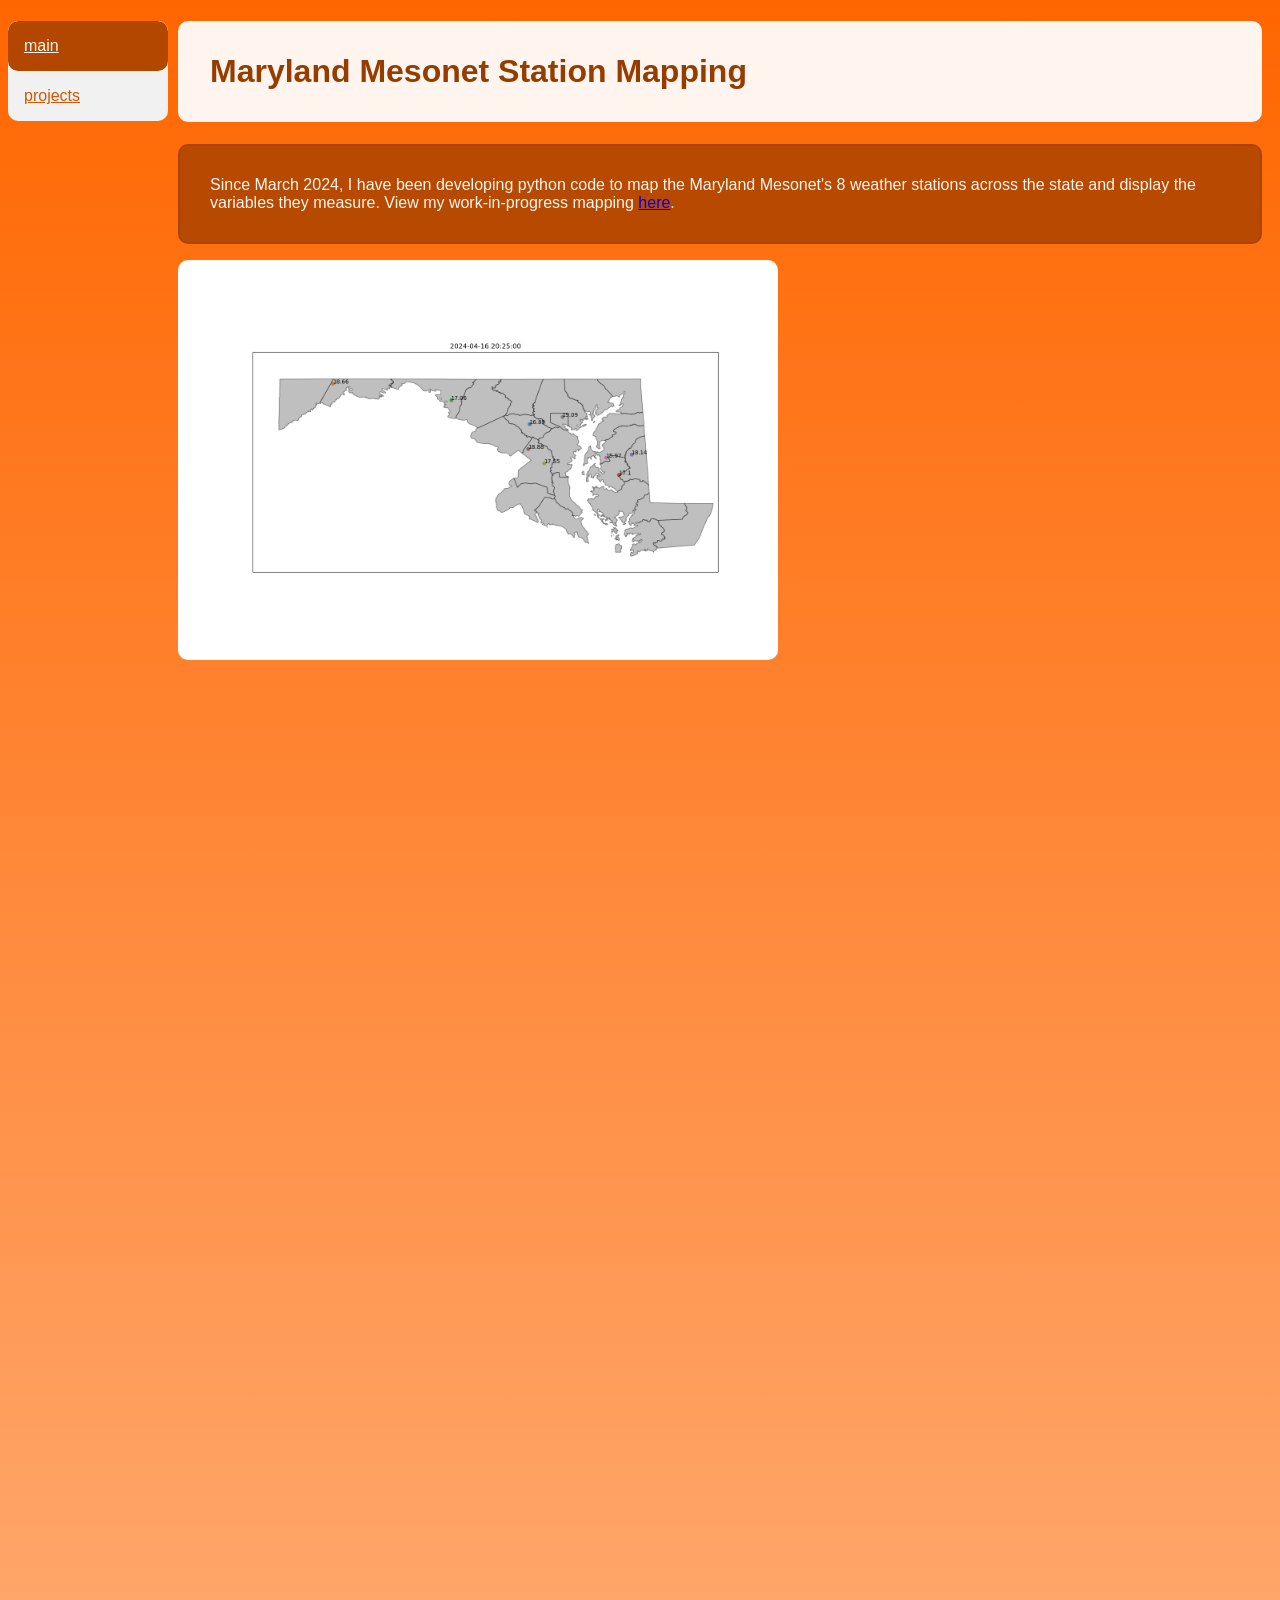
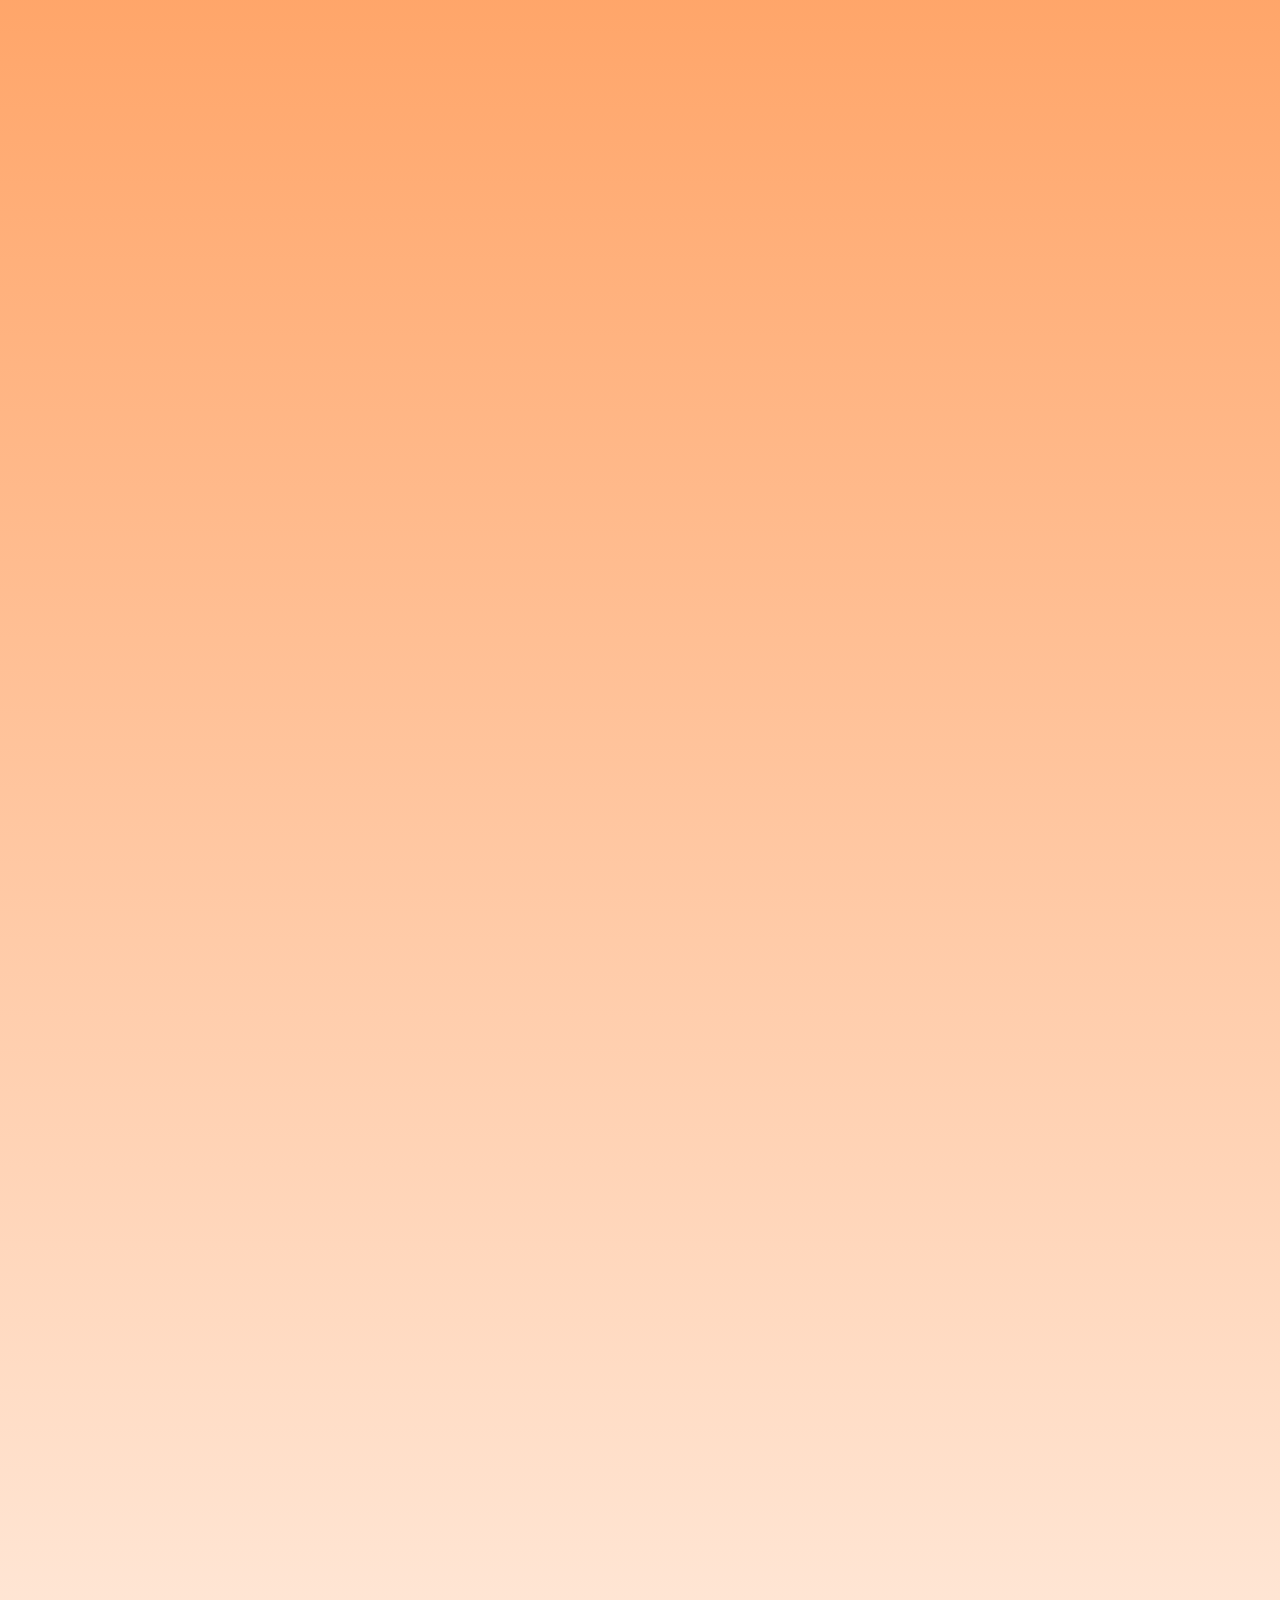
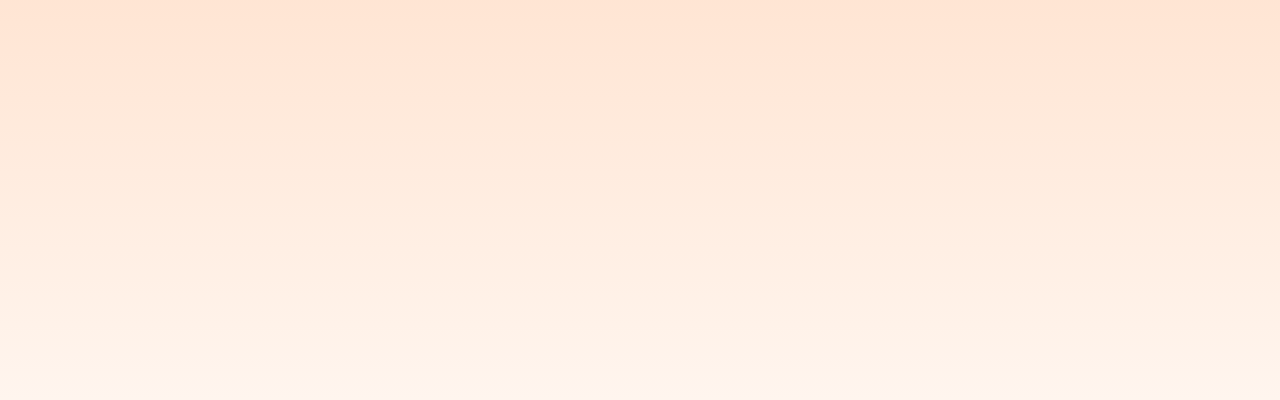
<file: mesonet.html>
<!DOCTYPE html>
<html lang="en-US">
	<body>
		<head>
			<link rel="stylesheet" href="styles.css">
			<title>Alan's Mesonet Work</title>
			<link rel="icon" type="image/x-icon" href="assets/icon.png">
		</head>

		<div class="sidebar">
			<a class="active" href="index.html">main</a>
			<!-- <a href="about.html">about</a>-->
			<a href="projects.html">projects</a>
		</div>
		
		<div class="main">
			<h1>Maryland Mesonet Station Mapping</h1>
			<p>Since March 2024, I have been developing python code to map
			the Maryland Mesonet's 8 weather stations across the state
			and display the variables they measure. View my work-in-progress mapping <a href="marylandtest.html">here</a>.</p> 
			<img src="projs/maryland.png" height=400 width=600 alt="A plot of the state of Maryland with the Mesonet weather station locations">
		</div>
	</body>
</html>
</file>
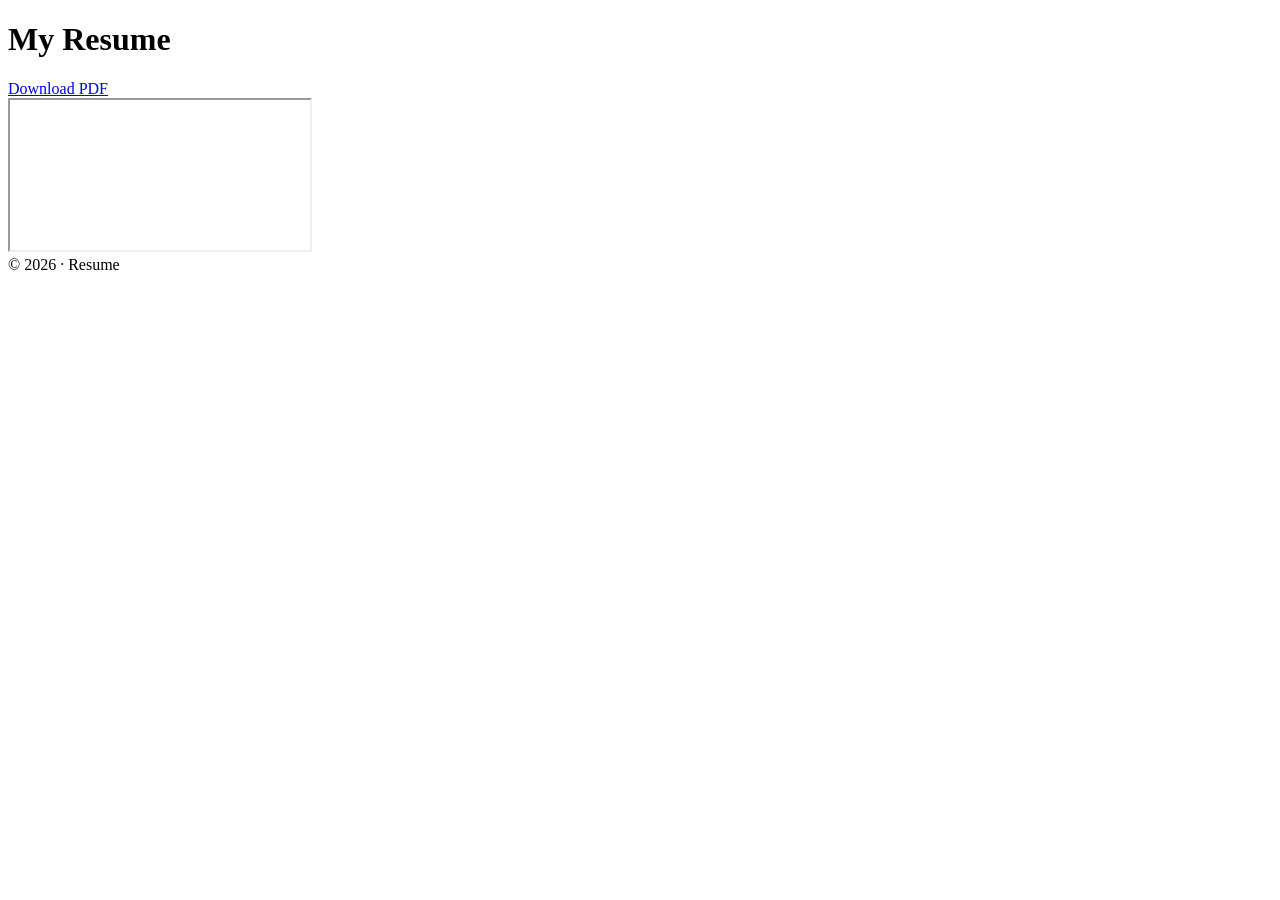
<file: resume.html>
<!DOCTYPE html>
<html lang="en">
<head>
    <meta charset="UTF-8">
    <meta name="viewport" content="width=device-width, initial-scale=1.0">
    <meta name="description" content="View and download my resume.">
    <title>My Resume</title>


<body>
    <header>
        <h1>My Resume</h1>

        <a
            class="download-button"
            href="cv_research.pdf"
            download="cv_research.pdf"
        >
            Download PDF
        </a>
    </header>

    <main>
        <div class="resume-container">
            <iframe
                src="./cv_research.pdf#toolbar=1&navpanes=0"
                title="Resume PDF viewer"
            >
                <p>
                    Your browser cannot display PDFs.
                    <a href="./cv_research.pdf">Open the resume</a>.
                </p>
            </iframe>
        </div>
    </main>

    <footer>
        © <span id="year"></span> · Resume
    </footer>

    <script>
        document.getElementById("year").textContent =
            new Date().getFullYear();
    </script>
</body>
</html>
</file>
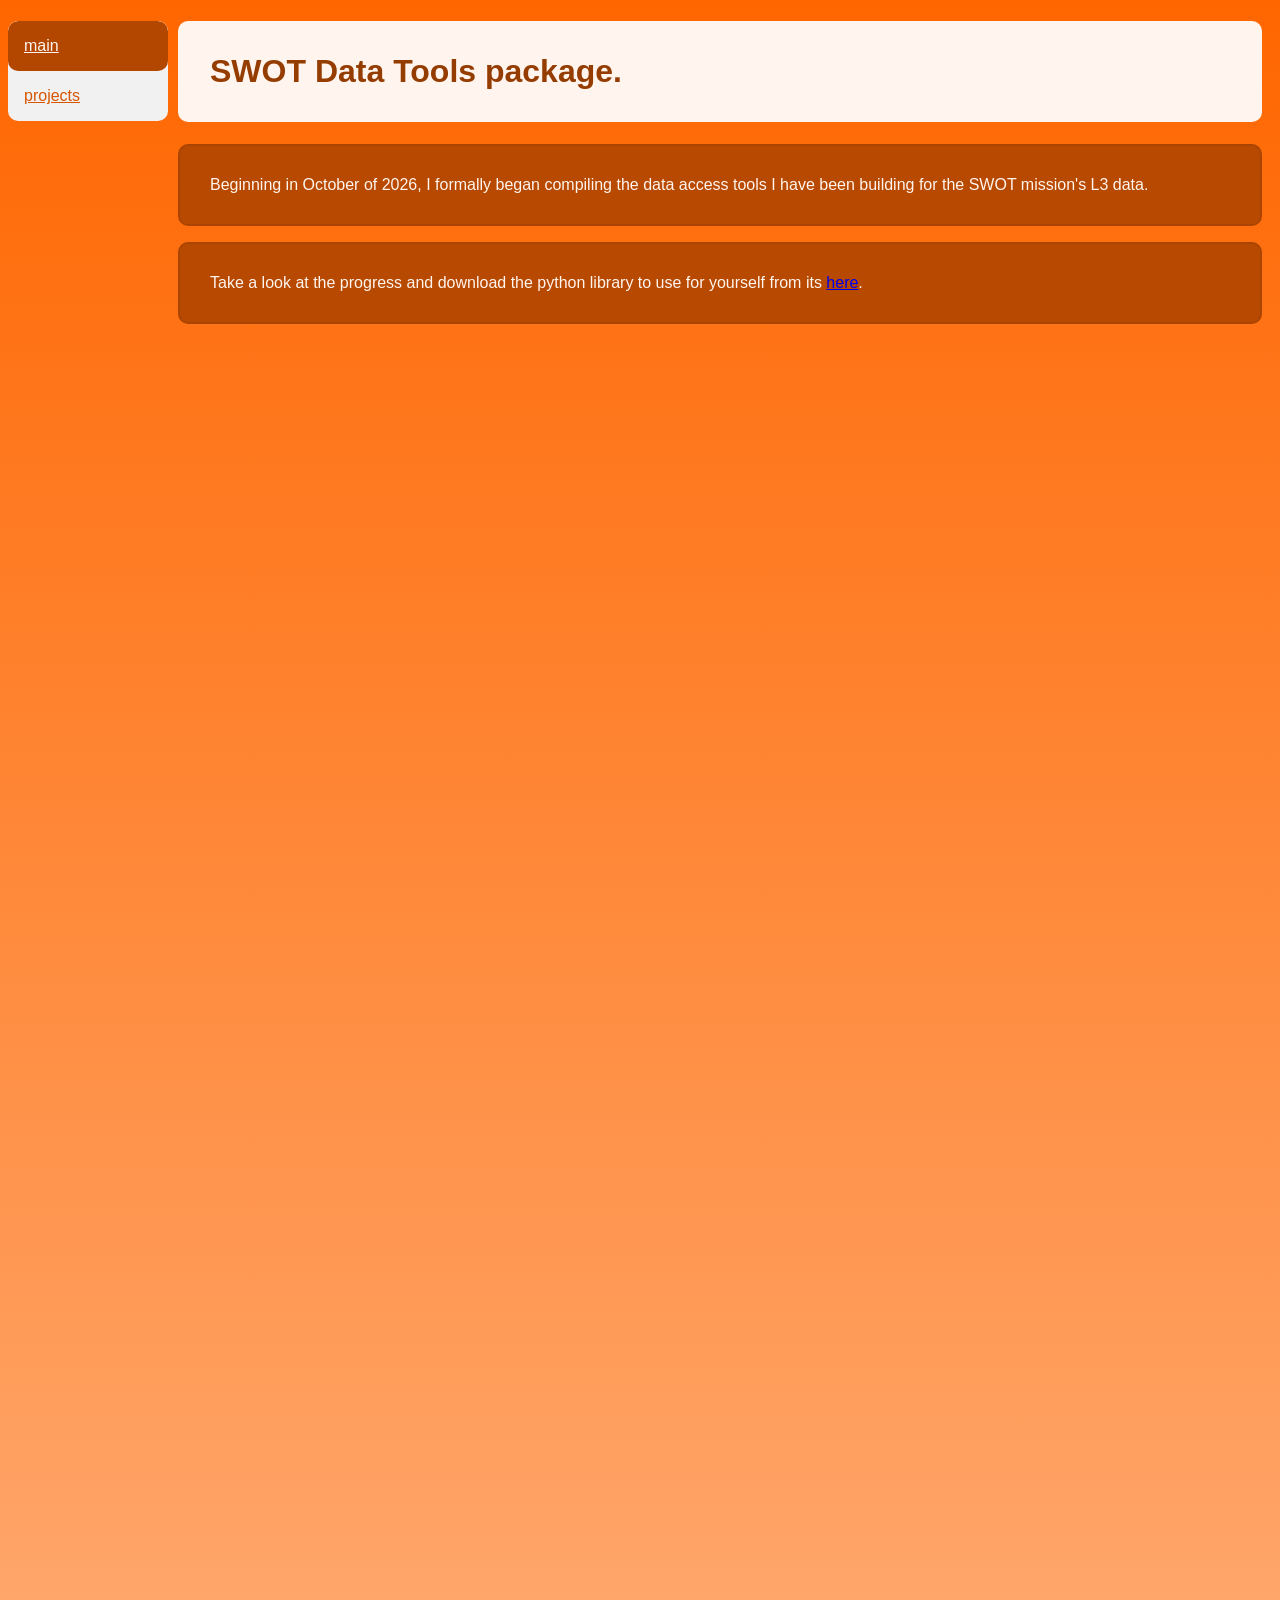
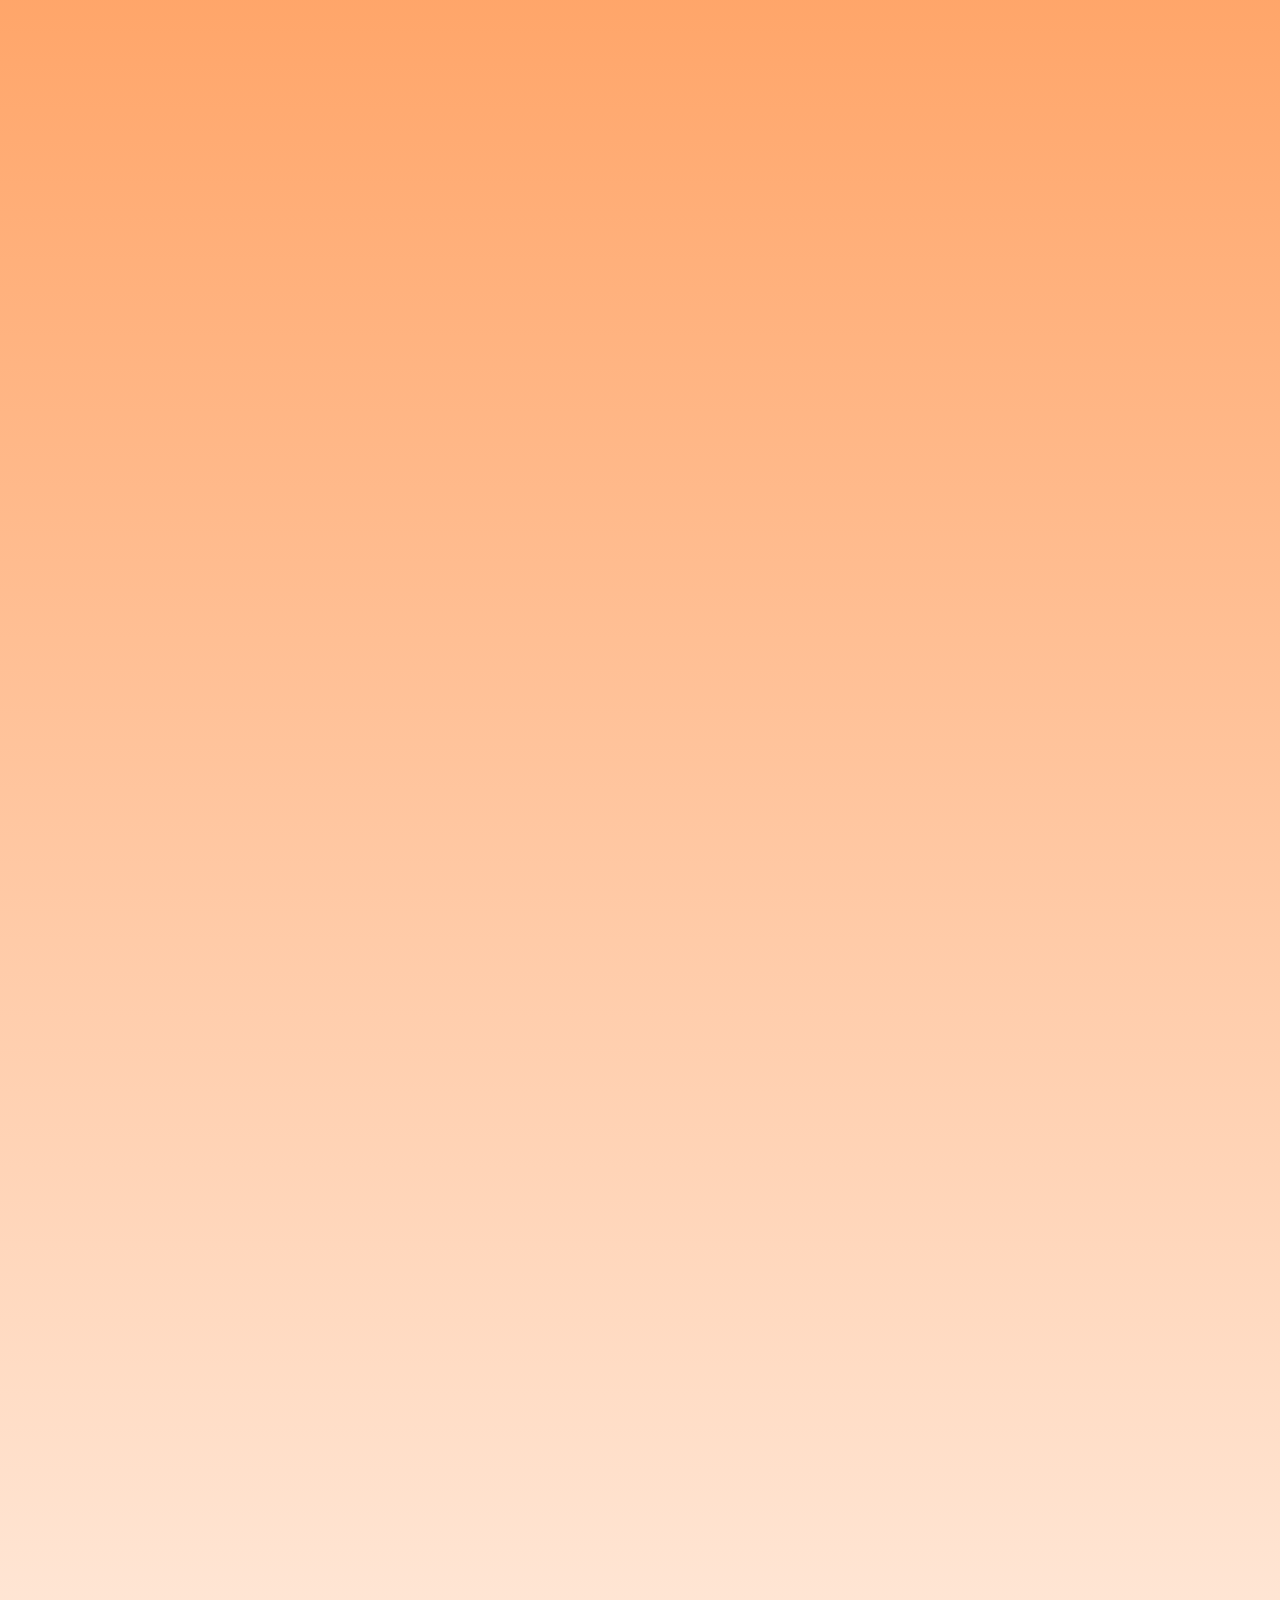
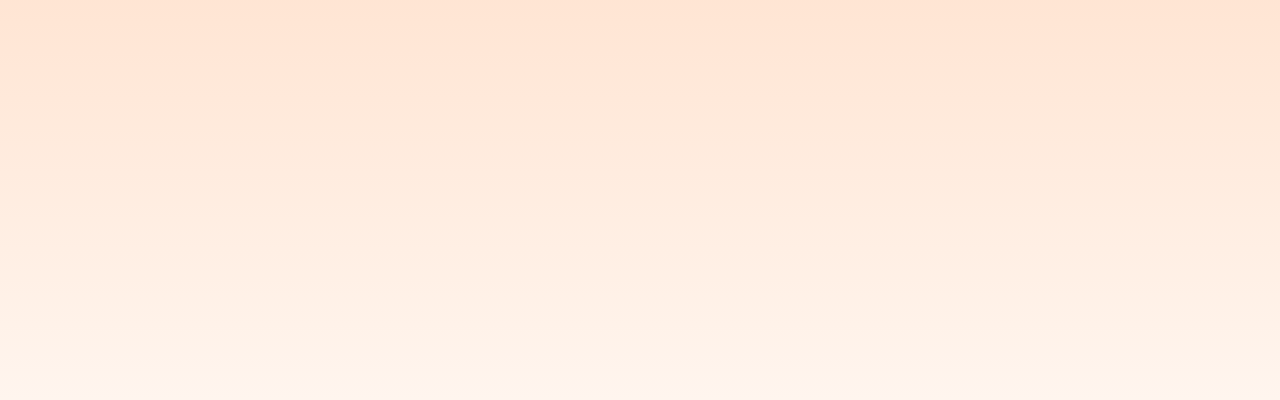
<file: swot-data-tools.html>
<!DOCTYPE html>
<html lang="en-US">
	<body>
		<head>
			<link rel="stylesheet" href="styles.css">
			<title>Alan's Mesonet Work</title>
			<link rel="icon" type="image/x-icon" href="assets/icon.png">
		</head>

		<div class="sidebar">
			<a class="active" href="index.html">main</a>
			<!-- <a href="about.html">about</a>-->
			<a href="projects.html">projects</a>
		</div>
		
		<div class="main">
			<h1>SWOT Data Tools package.</h1>
            <p>Beginning in October of 2026, I formally began compiling the data access tools I have been building for the SWOT mission's L3 data.</p> 
            <p>Take a look at the progress and download the python library to use for yourself from its <a href='https://github.com/alanwhe/swot-data-tools'>here</a>.</p>
		</div>
	</body>
</html>
</file>
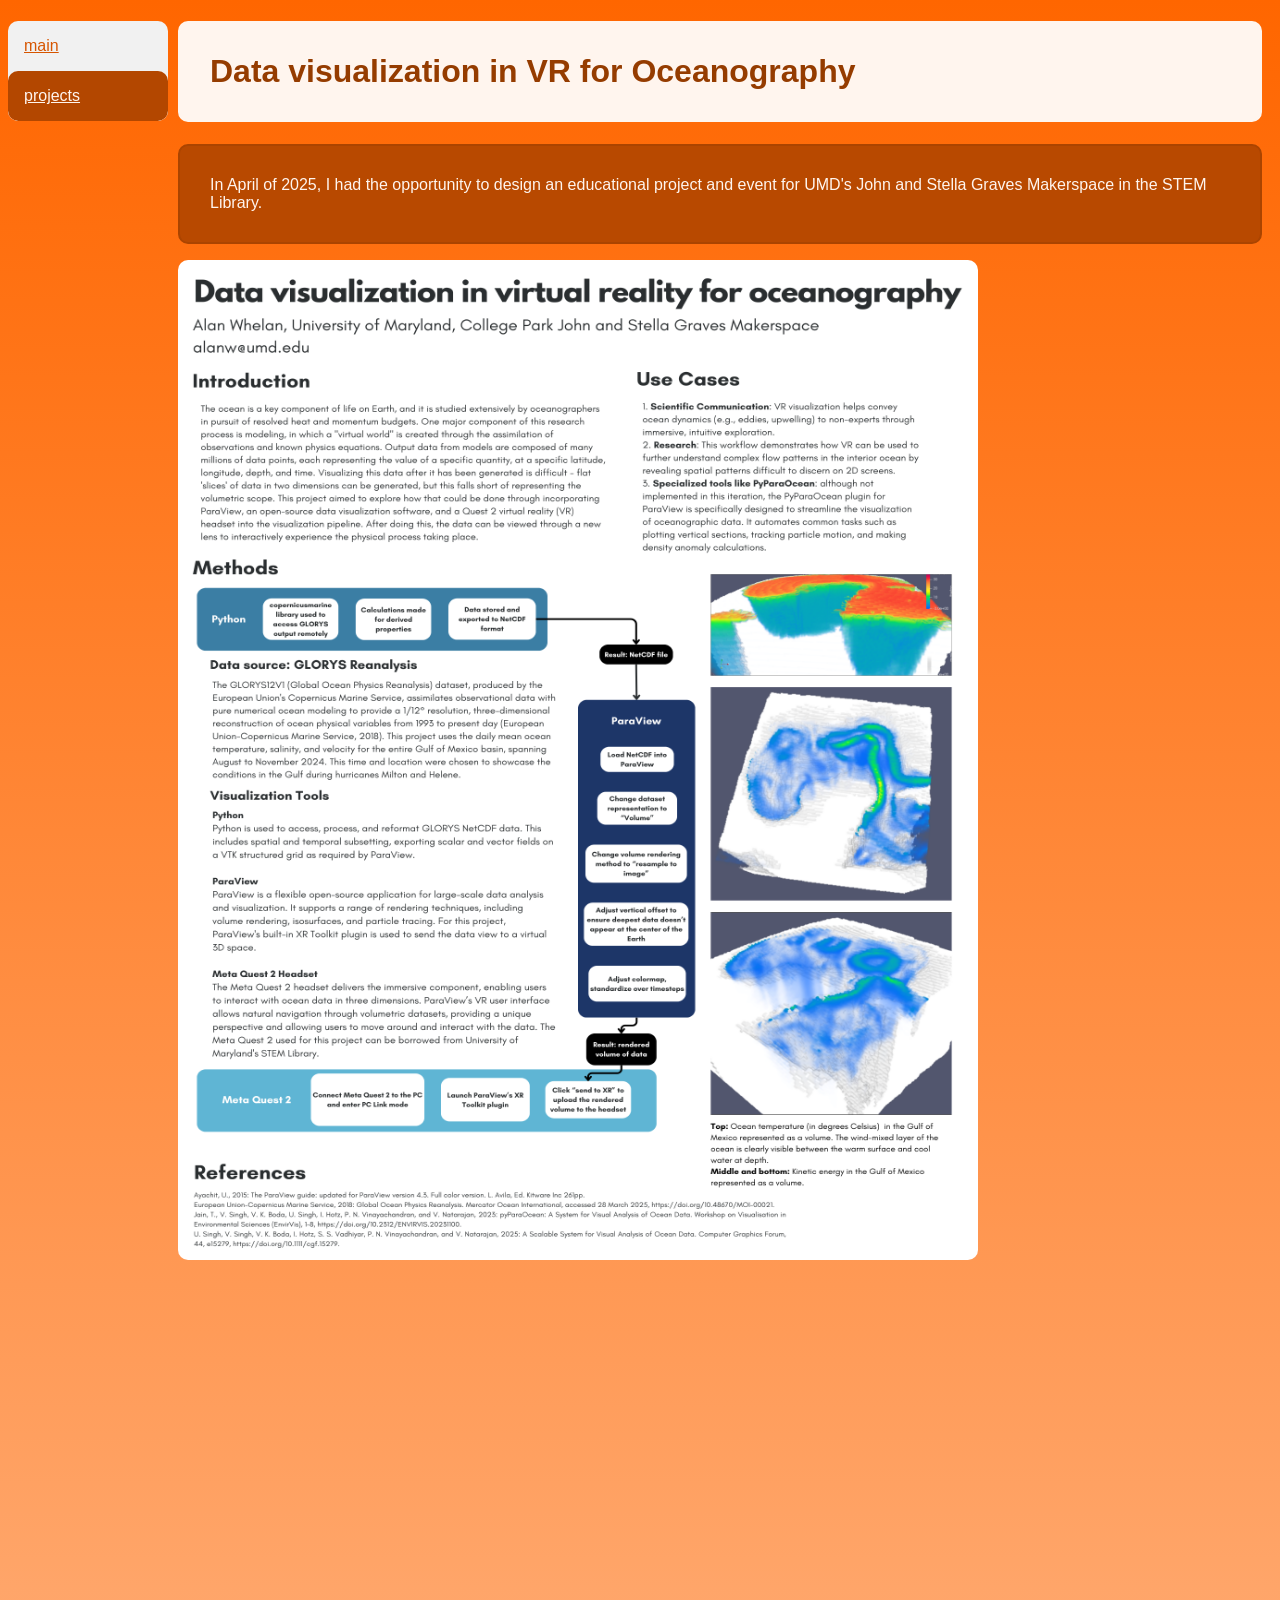
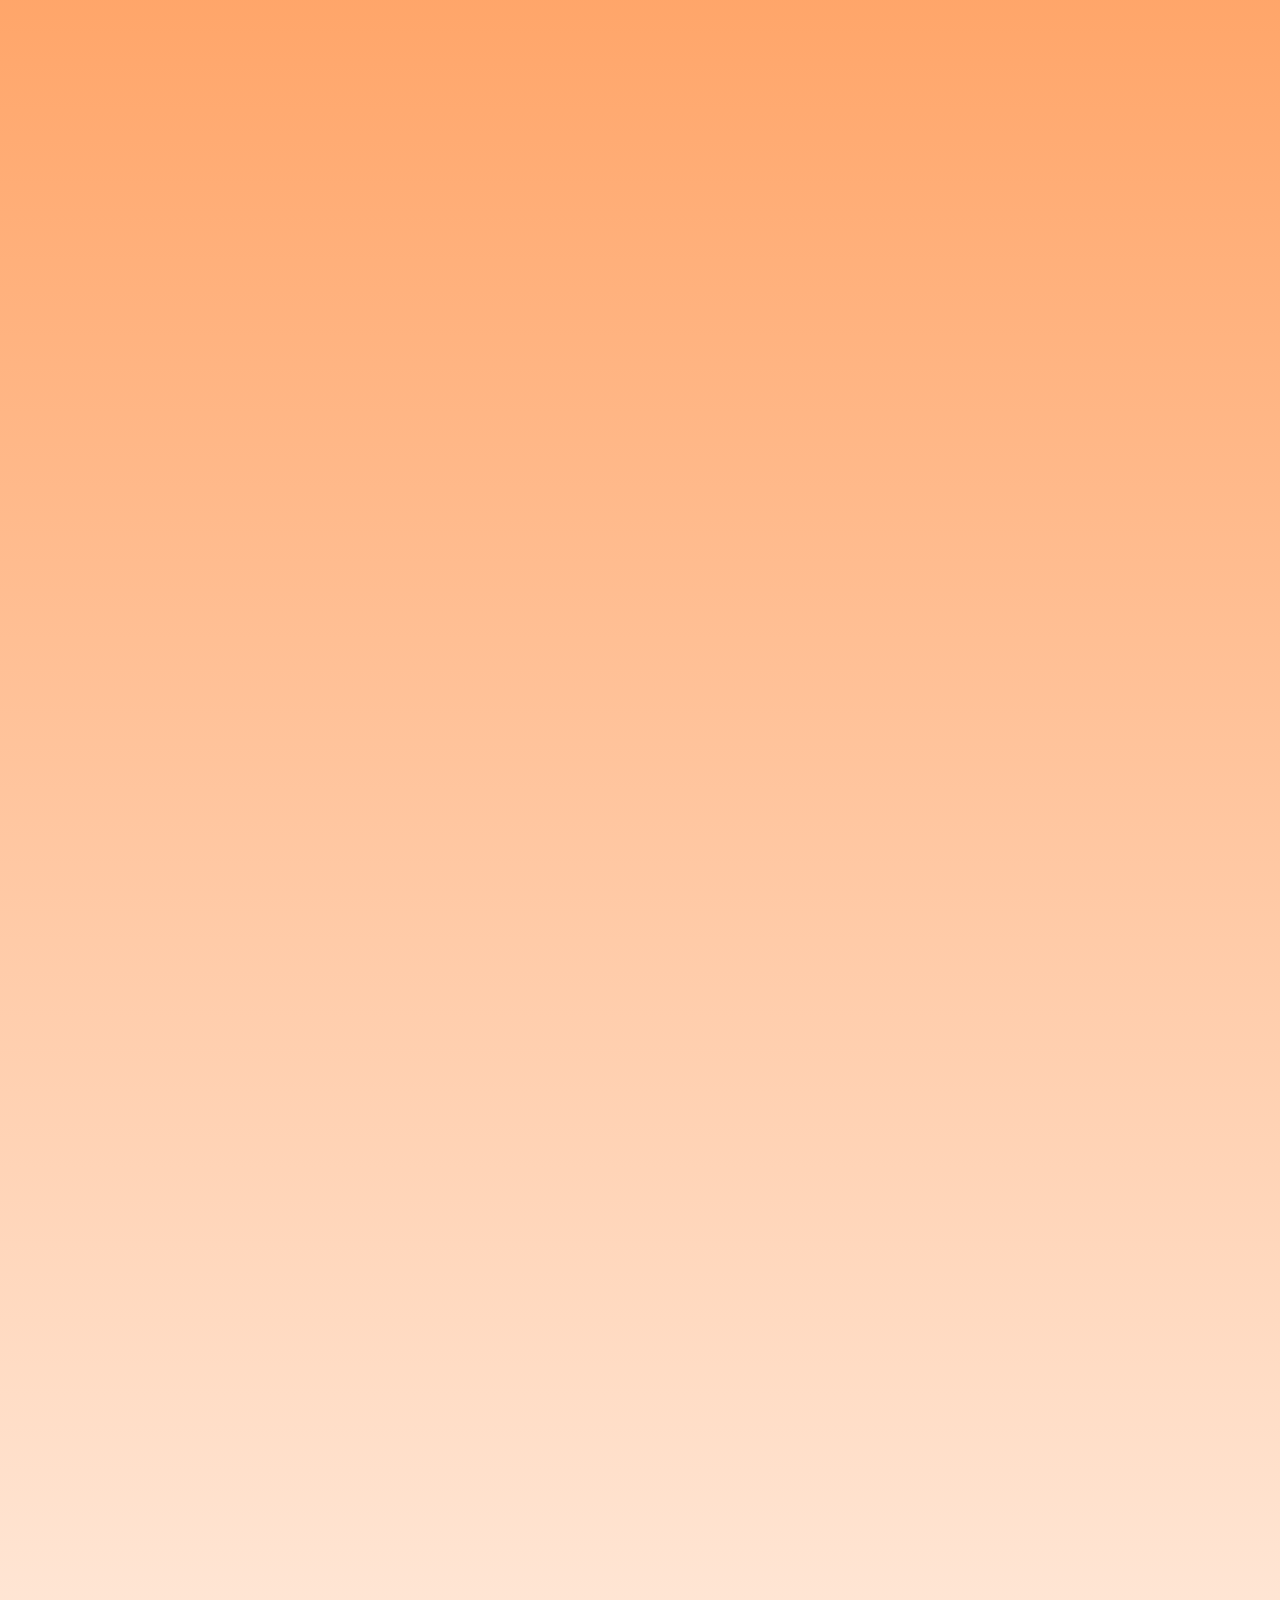
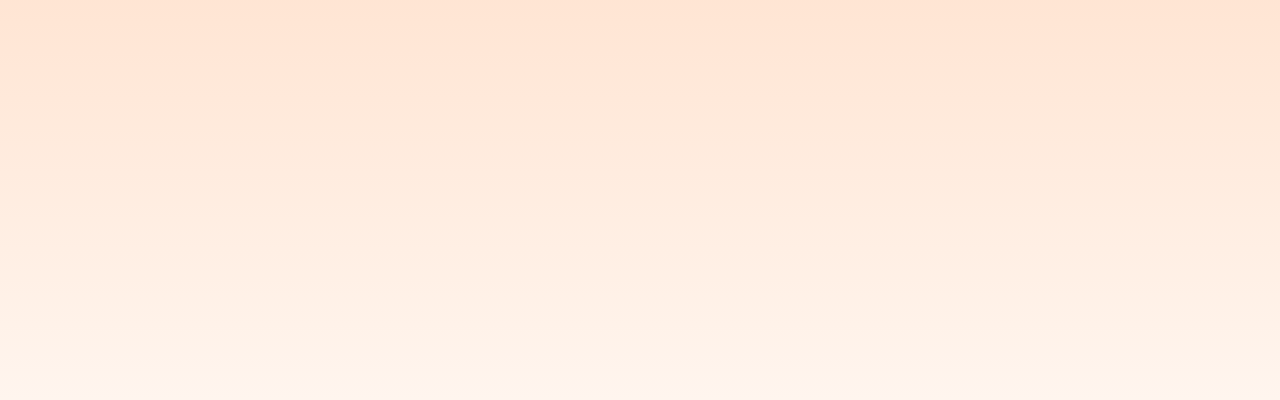
<file: vrvis.html>
<!DOCTYPE html>
<html lang="en-US">
	<body>
		<head>
			<link rel="stylesheet" href="styles.css">
			<title>Alan's VR data vis</title>
			<link rel="icon" type="image/x-icon" href="assets/icon.png">
		</head>

		<div class="sidebar">
			<a href="index.html">main</a>
			<!-- <a href="about.html">about</a> -->
			<a class="active" href="projects.html">projects</a>
		</div>
		
		<div class="main">
			<h1>Data visualization in VR for Oceanography</h1>
			<p>In April of 2025, I had the opportunity to design an educational project and event for UMD's John and Stella Graves Makerspace in the STEM Library.</p>
			<img src="projs/VRposter.PNG" height=1000 width=800 alt="research poster">
			<!-- <h1>Payload Pterodactyl's path during the 2024 Solar Eclipse (NS-126):</h1>
			#<img src="projs/ns126pathbyminptero.gif" height=500 width=600 alt="Animation showing a point moving from Indiana to Ohio, next to a graph showing a point ascending and descending">
			#<h1>A work-in-progress comparison of the temperatures measured by a few different payloads during NS-126, in degrees Celsius</h1>
			<img src="projs/ns126temps.png" height=500 width=900 alt="A graph showing the temperatures measured by different payloads changing with time"> -->
		</div>
	</body>
</html>
</file>
<file: styles.css>
html {
	background-image: linear-gradient(#ff6600, SeaShell);
	background-size: auto;
	height: 400%;
}

img {
	border-radius: 10px;
}

h1 {
	color: #953c00;
	border: 2px solid SeaShell;
	font-family: Verdana, sans-serif;
	padding: 30px;
	border-radius: 10px;
	background-color: SeaShell;
}

h2 {
	color: #b24700;
	border: 2px solid SeaShell;
	font-family: Verdana, sans-serif;
	padding: 30px;
	border-radius: 10px;
	background-color: SeaShell;
}

p {
	color: SeaShell;
	border: 2px solid #ab4400;
	font-family: Verdana, sans-serif;
	padding: 30px;
	border-radius: 10px;
	background-color: #b84900;
}

a {
	font-family: Verdana, sans-serif;
}

.sidebar {
	margin: 0;
	padding: 0;
	width: 160px;
	background-color: #f1f1f1;
	position: fixed;
	overflow: auto;
	border-radius: 10px;
}

.sidebar a {
	display: block;
	color: #d65500;
	padding: 16px;
	border-radius: 10px;
}

.sidebar a.active {
	background-color: #b34700;
	border-radius: 10px;
	color: SeaShell;
}

.sidebar a:hover:not(.active) {
	background-color: #d95700;
	border-radius: 10px;
	color: SeaShell;
}

.main {
	margin-left: 160px;
	padding: 0px 10px 10px 10px;
}

.flex-container {
	display: flex;
	flex-wrap: wrap;
	justify-content: space-between;
	margin: 5px;
}

.flex-container button {
	border-radius: 10px;
	background-color: SeaShell;
}

.flex-container button:hover {
	border-radius: 10px;
	background-color: #ffe0cc;
}

.column {
  float: left;
  width: 50%;
  gap: 20px;
}

/* Clear floats after the columns */
.row:after {
  content: "";
  display: table;
  clear: both;
}

.download-button {
            display: inline-block;
            padding: 0.65rem 1rem;
            border-radius: 6px;
            background: #fafafa;
            color: #18181b;
            text-decoration: none;
            font-size: 0.9rem;
            font-weight: 600;
            transition: background 0.2s;
        }

        .download-button:hover {
            background: #d4d4d8;
        }

        main {
            flex: 1;
            display: flex;
            flex-direction: column;
            align-items: center;
            padding: 1.5rem;
        }

        .resume-container {
            width: 100%;
            max-width: 1000px;
            flex: 1;
            min-height: 75vh;
            overflow: hidden;
            border: 1px solid #3f3f46;
            border-radius: 8px;
            background: #3f3f46;
        }

        .resume-container iframe {
            display: block;
            width: 100%;
            height: 85vh;
            min-height: 600px;
            border: none;
            background: white;
        }

        footer {
            padding: 1rem;
            color: #a1a1aa;
            text-align: center;
            font-size: 0.85rem;
        }

        @media (max-width: 600px) {
            header {
                padding: 1rem;
            }

            header h1 {
                font-size: 1.1rem;
            }

            main {
                padding: 0.5rem;
            }

            .resume-container {
                border-radius: 4px;
            }

            .resume-container iframe {
                height: 80vh;
                min-height: 500px;
            }
        }
</file>
